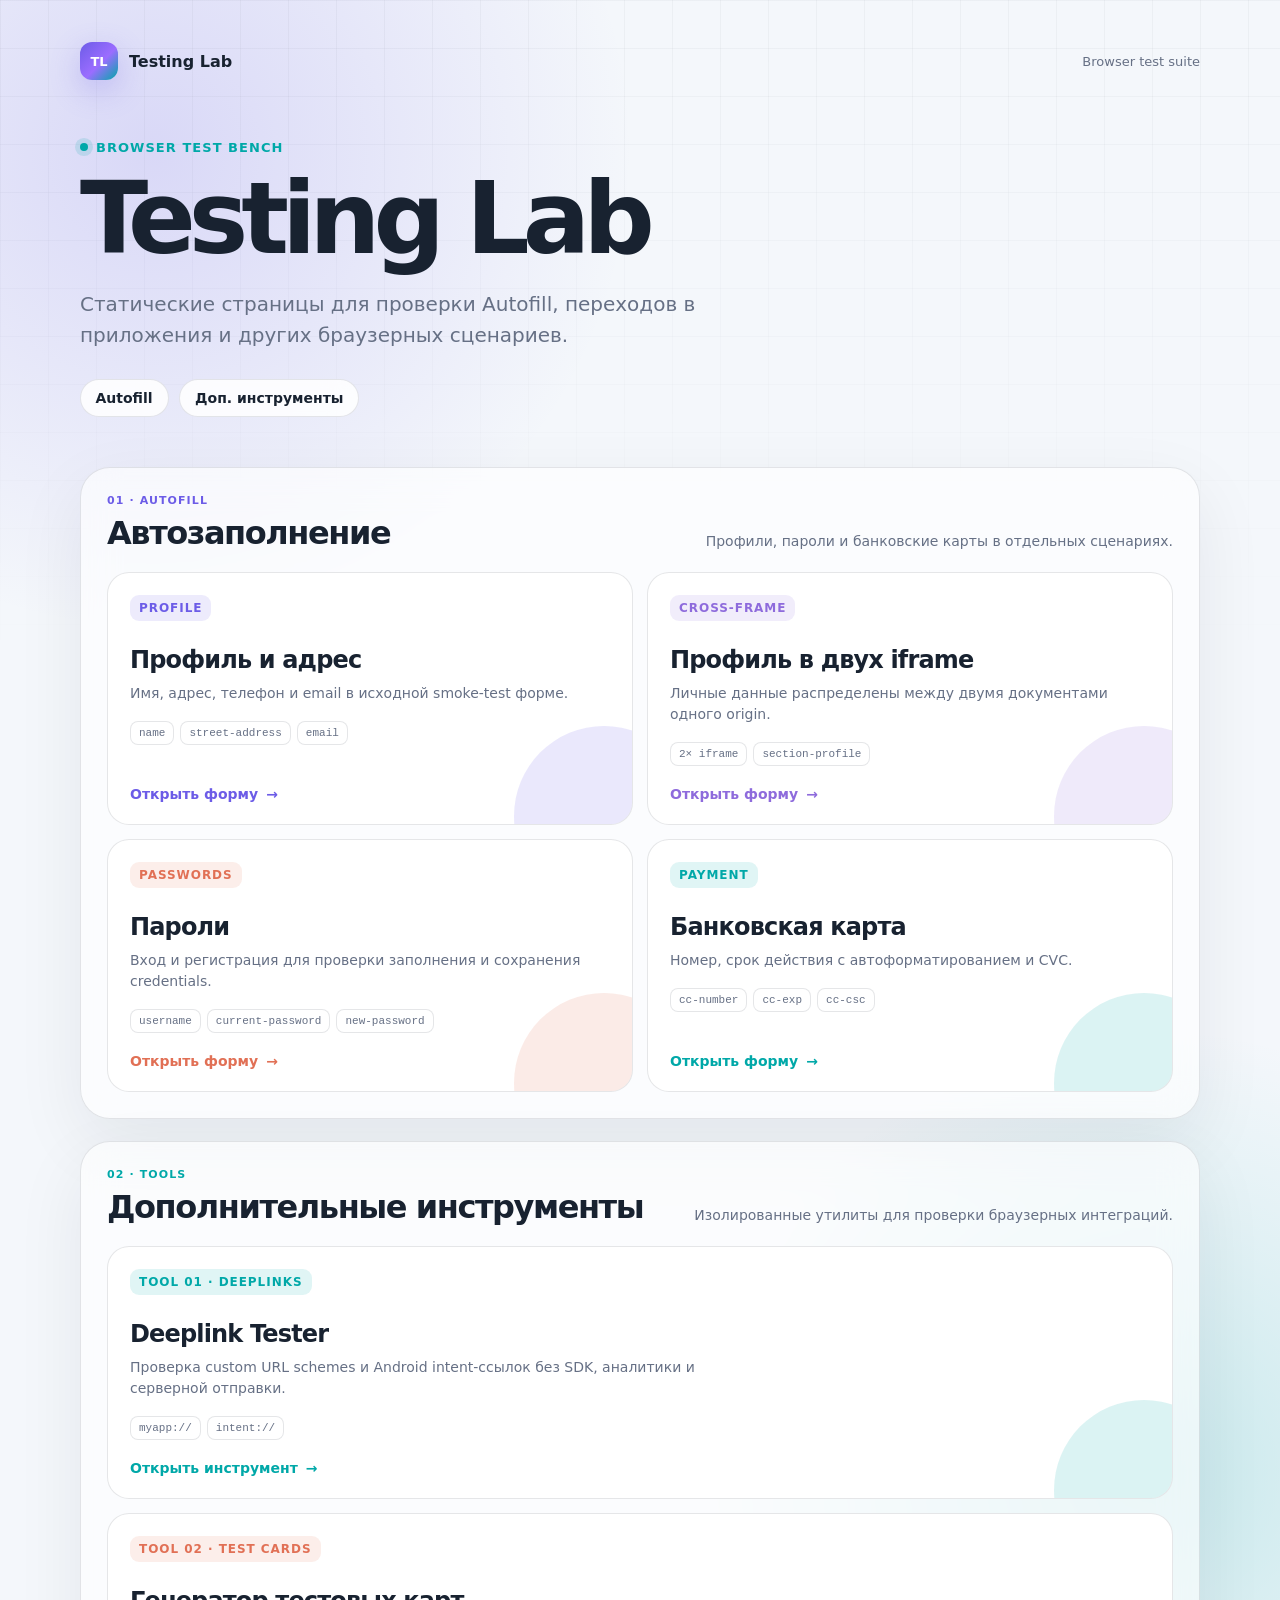
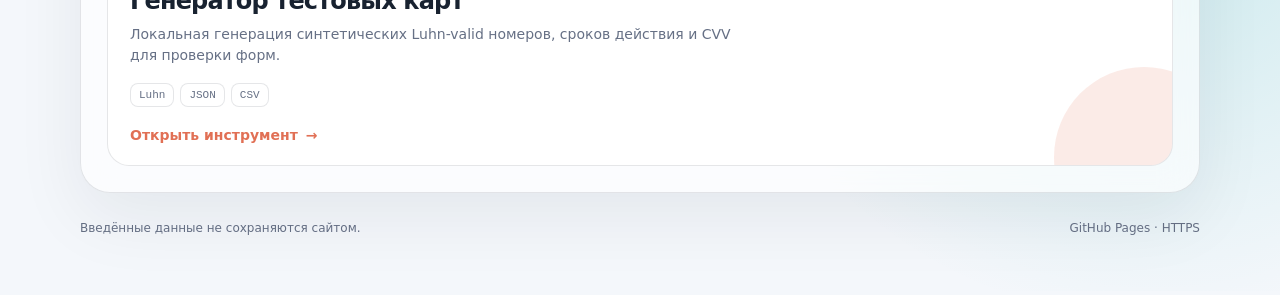
<file: index.html>
<!doctype html>
<html lang="ru">
<head>
  <meta charset="utf-8">
  <meta name="viewport" content="width=device-width, initial-scale=1">
  <meta name="description" content="Набор статических инструментов для тестирования браузерных сценариев.">
  <title>Testing Lab — browser test tools</title>
  <style>
    :root {
      color-scheme: light dark;
      font-family: Inter, ui-sans-serif, system-ui, -apple-system, sans-serif;
      --ink: light-dark(#182230, #f7f8fa);
      --muted: light-dark(#667085, #a8b0bd);
      --line: light-dark(rgba(24,34,48,.11), rgba(255,255,255,.11));
      --surface: light-dark(rgba(255,255,255,.86), rgba(20,27,38,.84));
      --solid: light-dark(#fff, #141b26);
      --canvas: light-dark(#f4f7fb, #090d14);
      --purple: #6c5ce7;
      --teal: #00a8a8;
      --orange: #e17055;
    }
    * { box-sizing: border-box; }
    html { scroll-behavior: smooth; }
    body {
      min-height: 100vh;
      margin: 0;
      color: var(--ink);
      background:
        radial-gradient(circle at 12% 8%, color-mix(in srgb, var(--purple) 20%, transparent), transparent 30rem),
        radial-gradient(circle at 90% 78%, color-mix(in srgb, var(--teal) 18%, transparent), transparent 28rem),
        var(--canvas);
    }
    body::before {
      position: fixed;
      inset: 0;
      z-index: -1;
      background-image: linear-gradient(var(--line) 1px, transparent 1px), linear-gradient(90deg, var(--line) 1px, transparent 1px);
      background-size: 48px 48px;
      mask-image: linear-gradient(to bottom, black, transparent 78%);
      content: "";
      opacity: .35;
    }
    main { width: min(1120px, calc(100% - 32px)); margin: auto; padding: 32px 0 56px; }
    .site-header { display: flex; align-items: center; justify-content: space-between; gap: 20px; padding: 10px 0 56px; }
    .brand { display: inline-flex; align-items: center; gap: 11px; color: inherit; font-weight: 750; text-decoration: none; }
    .brand-mark {
      display: grid;
      width: 38px;
      height: 38px;
      place-items: center;
      border-radius: 12px;
      color: #fff;
      background: linear-gradient(135deg, var(--purple), #9b6dff 55%, var(--teal));
      box-shadow: 0 10px 30px rgba(108,92,231,.28);
      font-size: 13px;
    }
    .header-note { color: var(--muted); font-size: 13px; }
    .hero { max-width: 860px; margin-bottom: 50px; }
    .eyebrow { display: inline-flex; align-items: center; gap: 8px; margin: 0 0 18px; color: var(--teal); font-size: 13px; font-weight: 750; letter-spacing: .08em; text-transform: uppercase; }
    .eyebrow::before { width: 8px; height: 8px; border-radius: 50%; background: currentColor; box-shadow: 0 0 0 5px color-mix(in srgb, currentColor 15%, transparent); content: ""; }
    h1 { margin: 0; font-size: clamp(58px, 10vw, 100px); font-weight: 790; letter-spacing: -.07em; line-height: .92; }
    .hero > p:last-of-type { max-width: 680px; margin: 24px 0 0; color: var(--muted); font-size: clamp(17px, 2vw, 20px); line-height: 1.55; }
    .category-jumps { display: flex; gap: 10px; flex-wrap: wrap; margin-top: 28px; }
    .category-jumps a { padding: 10px 15px; border: 1px solid var(--line); border-radius: 999px; color: var(--ink); background: var(--surface); font-size: 14px; font-weight: 750; text-decoration: none; backdrop-filter: blur(14px); }
    .category-jumps a:hover { border-color: color-mix(in srgb, var(--purple) 48%, var(--line)); }
    .lab-section { margin-top: 22px; padding: 26px; border: 1px solid var(--line); border-radius: 30px; background: color-mix(in srgb, var(--surface) 72%, transparent); box-shadow: 0 24px 70px rgba(15,23,42,.07); backdrop-filter: blur(18px); scroll-margin-top: 20px; }
    .section-head { display: flex; align-items: flex-end; justify-content: space-between; gap: 20px; margin-bottom: 20px; }
    .section-head p { max-width: 520px; margin: 0; color: var(--muted); font-size: 14px; line-height: 1.5; text-align: right; }
    .section-kicker { display: block; margin-bottom: 7px; color: var(--purple); font-size: 11px; font-weight: 850; letter-spacing: .1em; text-transform: uppercase; }
    .tools .section-kicker { color: var(--teal); }
    h2 { margin: 0; font-size: 32px; letter-spacing: -.045em; }
    .cards-grid { display: grid; grid-template-columns: repeat(2, minmax(0, 1fr)); gap: 14px; }
    .tools-grid { grid-template-columns: minmax(0, 1fr); }
    .tool-card {
      --accent: var(--purple);
      position: relative;
      display: flex;
      min-height: 235px;
      flex-direction: column;
      overflow: hidden;
      padding: 22px;
      border: 1px solid var(--line);
      border-radius: 22px;
      color: inherit;
      background: var(--solid);
      text-decoration: none;
      transition: transform 180ms ease, border-color 180ms ease, box-shadow 180ms ease;
    }
    .tool-card:hover { border-color: color-mix(in srgb, var(--accent) 55%, var(--line)); box-shadow: 0 24px 56px color-mix(in srgb, var(--accent) 13%, transparent); transform: translateY(-4px); }
    .tool-card:focus-visible { outline: 3px solid color-mix(in srgb, var(--accent) 55%, transparent); outline-offset: 4px; }
    .tool-card::after { position: absolute; right: -62px; bottom: -82px; width: 180px; height: 180px; border-radius: 50%; background: color-mix(in srgb, var(--accent) 14%, transparent); content: ""; }
    .cross-frame { --accent: #8e6bdc; }
    .passwords { --accent: var(--orange); }
    .cards, .deeplinks { --accent: var(--teal); }
    .deeplinks { min-height: 220px; }
    .test-cards { --accent: var(--orange); min-height: 220px; }
    .card-number { width: fit-content; padding: 6px 9px; border-radius: 9px; color: var(--accent); background: color-mix(in srgb, var(--accent) 12%, transparent); font-size: 12px; font-weight: 800; letter-spacing: .08em; }
    .tool-card h3 { margin: 25px 0 9px; font-size: 24px; letter-spacing: -.035em; }
    .tool-card p { max-width: 620px; margin: 0; color: var(--muted); font-size: 14px; line-height: 1.5; }
    .tokens { display: flex; gap: 6px; flex-wrap: wrap; margin-top: 17px; }
    .tokens span { padding: 5px 8px; border: 1px solid var(--line); border-radius: 8px; color: var(--muted); background: var(--surface); font-family: ui-monospace, monospace; font-size: 11px; }
    .open-label { display: flex; align-items: center; gap: 8px; margin-top: auto; padding-top: 20px; color: var(--accent); font-size: 14px; font-weight: 750; }
    .open-label span { transition: transform 180ms ease; }
    .tool-card:hover .open-label span { transform: translateX(4px); }
    footer { display: flex; justify-content: space-between; gap: 16px; margin-top: 28px; color: var(--muted); font-size: 12px; }
    @media (max-width: 720px) {
      .cards-grid { grid-template-columns: 1fr; }
      .section-head { align-items: flex-start; flex-direction: column; }
      .section-head p { text-align: left; }
    }
    @media (max-width: 520px) {
      main { width: calc(100% - 24px); padding-top: 16px; }
      .site-header { padding-bottom: 42px; }
      .header-note { display: none; }
      h1 { font-size: clamp(54px, 19vw, 78px); }
      .lab-section { margin-right: -12px; margin-left: -12px; padding: 18px 12px; border-right: 0; border-left: 0; border-radius: 0; }
      .tool-card { min-height: 220px; padding: 20px; }
      footer { flex-direction: column; }
    }
    @media (prefers-reduced-motion: reduce) { html { scroll-behavior: auto; } .tool-card, .open-label span { transition: none; } }
  </style>
</head>
<body>
  <main>
    <header class="site-header">
      <a class="brand" href="index.html"><span class="brand-mark" aria-hidden="true">TL</span>Testing Lab</a>
      <span class="header-note">Browser test suite</span>
    </header>
    <section class="hero" aria-labelledby="page-title">
      <p class="eyebrow">Browser test bench</p>
      <h1 id="page-title">Testing Lab</h1>
      <p>Статические страницы для проверки Autofill, переходов в приложения и других браузерных сценариев.</p>
      <nav class="category-jumps" aria-label="Разделы тестовой лаборатории">
        <a href="#autofill">Autofill</a>
        <a href="#tools">Доп. инструменты</a>
      </nav>
    </section>
    <section class="lab-section" id="autofill" aria-labelledby="autofill-title">
      <div class="section-head">
        <div><span class="section-kicker">01 · Autofill</span><h2 id="autofill-title">Автозаполнение</h2></div>
        <p>Профили, пароли и банковские карты в отдельных сценариях.</p>
      </div>
      <div class="cards-grid">
        <a class="tool-card" href="profile.html">
          <span class="card-number">PROFILE</span><h3>Профиль и адрес</h3>
          <p>Имя, адрес, телефон и email в исходной smoke-test форме.</p>
          <div class="tokens"><span>name</span><span>street-address</span><span>email</span></div>
          <div class="open-label">Открыть форму <span aria-hidden="true">→</span></div>
        </a>
        <a class="tool-card cross-frame" href="cross-frame-profile.html">
          <span class="card-number">CROSS-FRAME</span><h3>Профиль в двух iframe</h3>
          <p>Личные данные распределены между двумя документами одного origin.</p>
          <div class="tokens"><span>2× iframe</span><span>section-profile</span></div>
          <div class="open-label">Открыть форму <span aria-hidden="true">→</span></div>
        </a>
        <a class="tool-card passwords" href="password.html">
          <span class="card-number">PASSWORDS</span><h3>Пароли</h3>
          <p>Вход и регистрация для проверки заполнения и сохранения credentials.</p>
          <div class="tokens"><span>username</span><span>current-password</span><span>new-password</span></div>
          <div class="open-label">Открыть форму <span aria-hidden="true">→</span></div>
        </a>
        <a class="tool-card cards" href="card.html">
          <span class="card-number">PAYMENT</span><h3>Банковская карта</h3>
          <p>Номер, срок действия с автоформатированием и CVC.</p>
          <div class="tokens"><span>cc-number</span><span>cc-exp</span><span>cc-csc</span></div>
          <div class="open-label">Открыть форму <span aria-hidden="true">→</span></div>
        </a>
      </div>
    </section>
    <section class="lab-section tools" id="tools" aria-labelledby="tools-title">
      <div class="section-head">
        <div><span class="section-kicker">02 · Tools</span><h2 id="tools-title">Дополнительные инструменты</h2></div>
        <p>Изолированные утилиты для проверки браузерных интеграций.</p>
      </div>
      <div class="cards-grid tools-grid">
        <a class="tool-card deeplinks" href="deeplink-tester.html">
          <span class="card-number">TOOL 01 · DEEPLINKS</span><h3>Deeplink Tester</h3>
          <p>Проверка custom URL schemes и Android intent-ссылок без SDK, аналитики и серверной отправки.</p>
          <div class="tokens"><span>myapp://</span><span>intent://</span></div>
          <div class="open-label">Открыть инструмент <span aria-hidden="true">→</span></div>
        </a>
        <a class="tool-card test-cards" href="card-generator.html">
          <span class="card-number">TOOL 02 · TEST CARDS</span><h3>Генератор тестовых карт</h3>
          <p>Локальная генерация синтетических Luhn-valid номеров, сроков действия и CVV для проверки форм.</p>
          <div class="tokens"><span>Luhn</span><span>JSON</span><span>CSV</span></div>
          <div class="open-label">Открыть инструмент <span aria-hidden="true">→</span></div>
        </a>
      </div>
    </section>
    <footer><span>Введённые данные не сохраняются сайтом.</span><span>GitHub Pages · HTTPS</span></footer>
  </main>
</body>
</html>
</file>
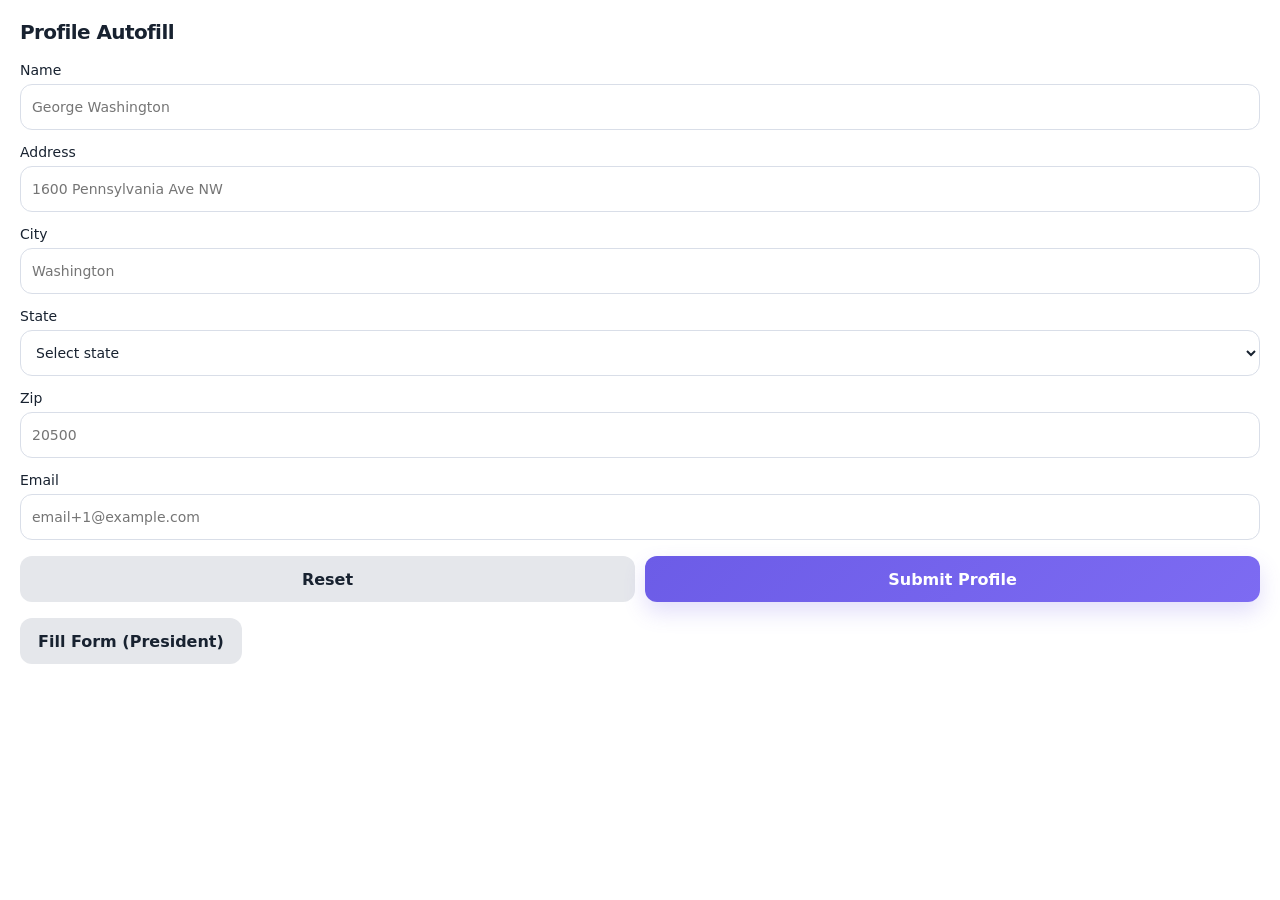
<file: autofill_smoke_test.html>
<!DOCTYPE html>

<!--
Copyright 2016 The Chromium Authors
Use of this source code is governed by a BSD-style license that can be
found in the LICENSE file.
-->

<html>
  <head>
    <meta name="viewport" content="width=device-width, initial-scale=1.5"/>
    <title>Autofill Smoke Test</title>

    <style>
      :root {
        color-scheme: light dark;
        font-family: Inter, ui-sans-serif, system-ui, -apple-system, sans-serif;
      }

      * {
        box-sizing: border-box;
      }

      body {
        margin: 0;
        padding: 20px;
        color: light-dark(#182230, #f7f8fa);
        background: light-dark(#ffffff, #141b26);
      }

      h3 {
        margin: 0 0 18px;
        font-size: 20px;
        font-weight: 750;
        letter-spacing: -0.03em;
      }

      form {
        display: grid;
        gap: 14px;
        margin-bottom: 16px;
      }

      label {
        display: grid;
        gap: 6px;
        font-size: 14px;
        font-weight: 500;
      }

      input,
      select {
        width: 100%;
        min-height: 46px;
        padding: 9px 11px;
        border: 1px solid light-dark(#d9dee8, #384253);
        border-radius: 12px;
        color: inherit;
        background: light-dark(#ffffff, #1b2431);
        font: inherit;
      }

      button {
        min-height: 46px;
        padding: 10px 18px;
        border: 0;
        border-radius: 12px;
        font: inherit;
        font-weight: 600;
        cursor: pointer;
        background: light-dark(#e5e7eb, #3f3f46);
        color: inherit;
      }

      .actions {
        display: grid;
        grid-template-columns: 1fr 1fr;
        gap: 10px;
        margin-top: 2px;
      }

      input[type="reset"],
      input[type="submit"] {
        border: 0;
        font-weight: 600;
        cursor: pointer;
      }

      input[type="reset"] {
        background: light-dark(#e5e7eb, #3f3f46);
      }

      input[type="submit"] {
        color: #ffffff;
        background: linear-gradient(135deg, #6c5ce7, #7d6bf2);
        box-shadow: 0 10px 22px rgba(108, 92, 231, 0.2);
      }

      @media (max-width: 390px) {
        body {
          padding: 16px;
        }
      }
    </style>

    <script>
      var FillFormPresident = function() {
        var form = document.forms['profile_form'];
        form['name'].value = 'George Washington';
        form['address'].value = '1600 Pennsylvania Ave NW';
        form['city'].value = 'Washington';
        form['state'].value = 'DC';
        form['zip'].value = '20500';
      }
    </script>
  </head>

  <body>
    <h3>Profile Autofill</h3>

    <form name="addr1.1" id="profile_form" action="destination.html" method="post" autocomplete="on">
      <label>
        Name
        <input type="text" name="name" id="form_name" autocomplete="name" placeholder="George Washington" required />
      </label>

      <label>
        Address
        <input type="text" name="address" id="form_address" autocomplete="street-address" placeholder="1600 Pennsylvania Ave NW" required />
      </label>

      <label>
        City
        <input type="text" name="city" id="form_city" autocomplete="address-level2" placeholder="Washington" required />
      </label>

      <label>
        State
        <select name="state" id="form_state" autocomplete="address-level1" required>
          <option value="">Select state</option>
          <option value="CA">CA</option>
          <option value="MA">MA</option>
          <option value="NY">NY</option>
          <option value="MD">MD</option>
          <option value="OR">OR</option>
          <option value="OH">OH</option>
          <option value="IL">IL</option>
          <option value="DC">DC</option>
        </select>
      </label>

      <label>
        Zip
        <input type="text" name="zip" id="form_zip" autocomplete="postal-code" inputmode="numeric" placeholder="20500" required />
      </label>

      <label>
        Email
        <input type="email" name="email" id="form_email" autocomplete="email" placeholder="email+1@example.com" required />
      </label>

      <div class="actions">
        <input type="reset" value="Reset" />
        <input id="submit_profile" type="submit" value="Submit Profile" />
      </div>
    </form>

    <button type="button" onclick="FillFormPresident()" id="fill_profile_president">Fill Form (President)</button>
  </body>
</html>
</file>
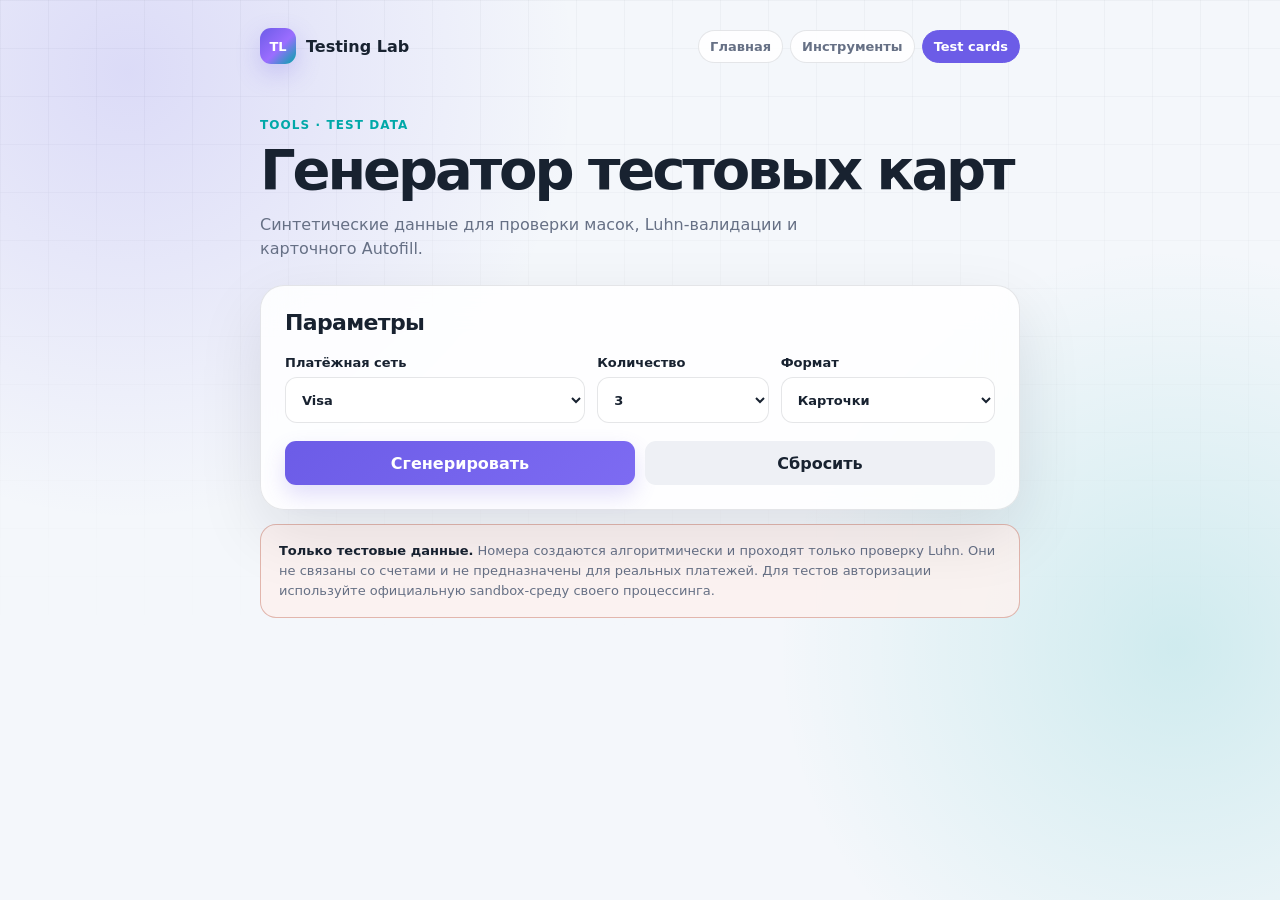
<file: card-generator.html>
<!doctype html>
<html lang="ru">
<head>
  <meta charset="utf-8">
  <meta name="viewport" content="width=device-width, initial-scale=1">
  <meta name="description" content="Локальный генератор синтетических Luhn-valid карточных данных для тестирования форм.">
  <meta http-equiv="Content-Security-Policy" content="default-src 'self'; style-src 'self'; script-src 'self'; img-src 'self' data:; base-uri 'none'; form-action 'none'">
  <title>Генератор тестовых карт — Testing Lab</title>
  <link rel="stylesheet" href="shell.css?v=20261007-1">
  <link rel="stylesheet" href="card-generator.css?v=20261007-1">
</head>
<body>
  <main>
    <header class="site-header">
      <a class="brand" href="index.html"><span aria-hidden="true">TL</span>Testing Lab</a>
      <nav aria-label="Testing Lab navigation">
        <a href="index.html">Главная</a>
        <a href="index.html#tools">Инструменты</a>
        <a href="card-generator.html" aria-current="page">Test cards</a>
      </nav>
    </header>

    <section class="page-intro">
      <p class="kicker">Tools · Test data</p>
      <h1>Генератор тестовых карт</h1>
      <p>Синтетические данные для проверки масок, Luhn-валидации и карточного Autofill.</p>
    </section>

    <section class="generator-panel" aria-labelledby="generator-title">
      <h2 id="generator-title">Параметры</h2>
      <form id="card-generator-form">
        <div class="generator-fields">
          <label for="card-network">
            Платёжная сеть
            <select id="card-network" name="network">
              <option value="visa">Visa</option>
              <option value="mastercard">Mastercard</option>
              <option value="amex">American Express</option>
              <option value="discover">Discover</option>
              <option value="jcb">JCB</option>
              <option value="unionpay">UnionPay</option>
            </select>
          </label>

          <label for="card-count">
            Количество
            <select id="card-count" name="count">
              <option value="1">1</option>
              <option value="3" selected>3</option>
              <option value="5">5</option>
              <option value="10">10</option>
            </select>
          </label>

          <label for="output-format">
            Формат
            <select id="output-format" name="format">
              <option value="cards">Карточки</option>
              <option value="json">JSON</option>
              <option value="csv">CSV</option>
              <option value="text">TEXT</option>
            </select>
          </label>
        </div>

        <div class="generator-actions">
          <button type="submit">Сгенерировать</button>
          <button type="reset">Сбросить</button>
        </div>
      </form>
    </section>

    <section class="generator-output" aria-labelledby="output-title" hidden>
      <div class="output-heading">
        <h2 id="output-title">Результат</h2>
        <button id="copy-results" type="button">Копировать всё</button>
      </div>
      <div id="card-results"></div>
      <pre id="formatted-results" tabindex="0" hidden></pre>
      <p id="generator-status" class="generator-status" role="status" aria-live="polite"></p>
    </section>

    <aside class="generator-warning">
      <strong>Только тестовые данные.</strong>
      Номера создаются алгоритмически и проходят только проверку Luhn. Они не связаны со счетами и не предназначены для реальных платежей. Для тестов авторизации используйте официальную sandbox-среду своего процессинга.
    </aside>
  </main>
  <script src="card-generator.js?v=20261007-1"></script>
</body>
</html>
</file>
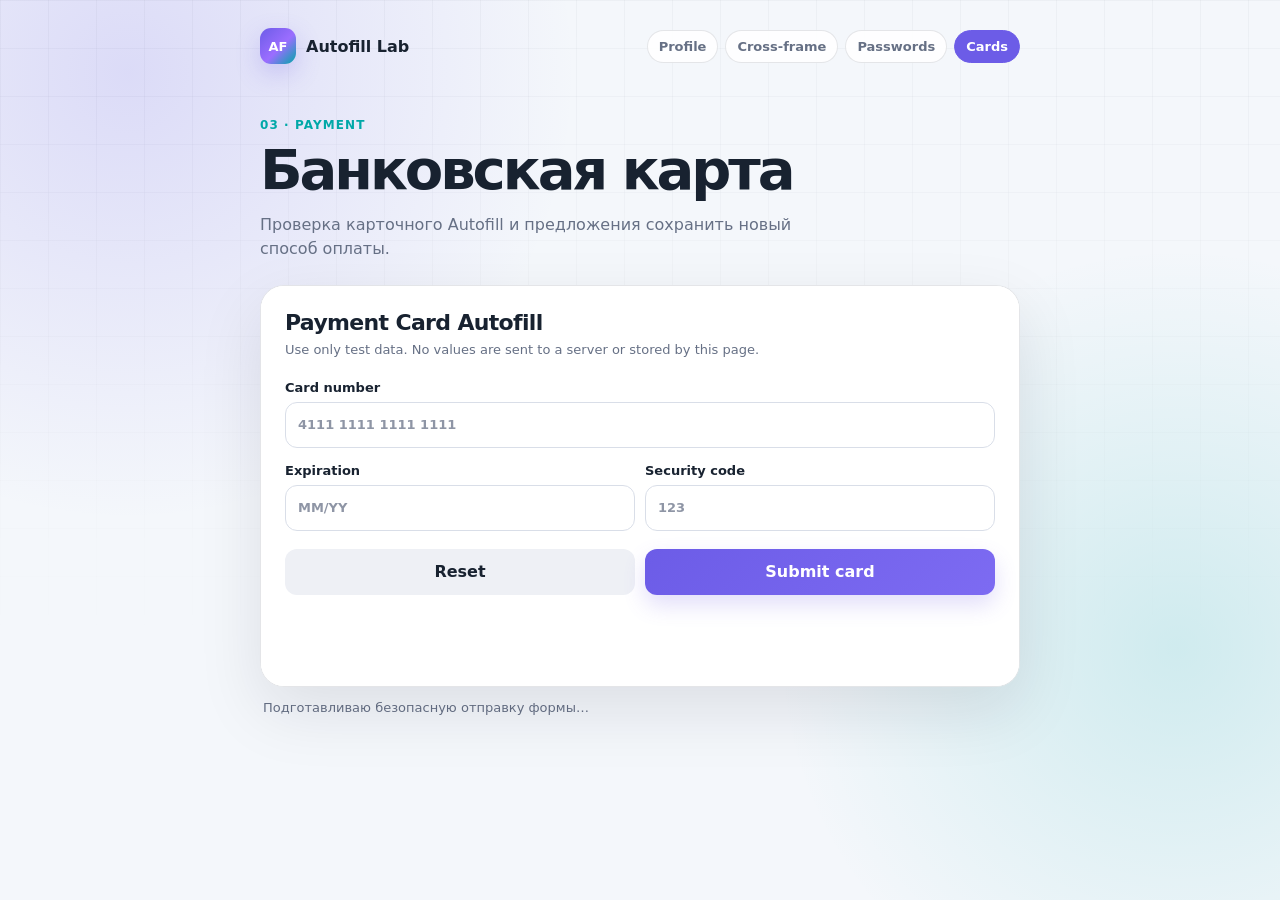
<file: card.html>
<!doctype html>
<html lang="ru">
<head>
  <meta charset="utf-8">
  <meta name="viewport" content="width=device-width, initial-scale=1">
  <title>Payment Card Autofill Test</title>
  <link rel="stylesheet" href="shell.css?v=20261005-1">
</head>
<body>
  <main>
    <header class="site-header">
      <a class="brand" href="index.html"><span aria-hidden="true">AF</span>Autofill Lab</a>
      <nav aria-label="Autofill test forms">
        <a href="profile.html">Profile</a>
        <a href="cross-frame-profile.html">Cross-frame</a>
        <a href="password.html">Passwords</a>
        <a href="card.html" aria-current="page">Cards</a>
      </nav>
    </header>
    <section class="page-intro">
      <p class="kicker">03 · Payment</p>
      <h1>Банковская карта</h1>
      <p>Проверка карточного Autofill и предложения сохранить новый способ оплаты.</p>
    </section>

    <div class="form-container">
      <iframe
        class="card-frame"
        id="card-form-iframe"
        src="card_form.html?v=20260914-4"
        title="Payment card autofill test form"
        sandbox="allow-scripts allow-forms allow-same-origin"
      ></iframe>
    </div>

    <span id="submit-status" class="status" role="status" aria-live="polite">
      Подготавливаю безопасную отправку формы…
    </span>
  </main>

  <script>
    const iframe = document.getElementById("card-form-iframe");
    const status = document.getElementById("submit-status");
    let useLocalSubmitFallback = !("serviceWorker" in navigator);

    function enableLocalSubmitFallback() {
      useLocalSubmitFallback = true;
      iframe.contentWindow?.postMessage({ type: "autofill-card-fallback" }, window.location.origin);
    }

    iframe.addEventListener("load", () => {
      if (useLocalSubmitFallback) enableLocalSubmitFallback();
    });

    if ("serviceWorker" in navigator) {
      navigator.serviceWorker.register("card-submit-sw.js")
        .then(() => navigator.serviceWorker.ready)
        .then(() => {
          status.textContent = "Используйте только тестовые карточные данные";
        })
        .catch(() => {
          enableLocalSubmitFallback();
          status.textContent = "Обычный submit без Service Worker";
        });
    } else {
      status.textContent = "Обычный submit без Service Worker";
    }

    navigator.serviceWorker?.addEventListener("message", (event) => {
      if (event.data?.type === "autofill-test-submit") {
        status.textContent = "Submit распознан: payment card";
      }
    });

    window.addEventListener("message", (event) => {
      if (event.origin === window.location.origin && event.data?.type === "autofill-test-submit" && event.data.fallback) {
        status.textContent = "Submit выполнен: payment card";
      }
    });
  </script>
</body>
</html>
</file>
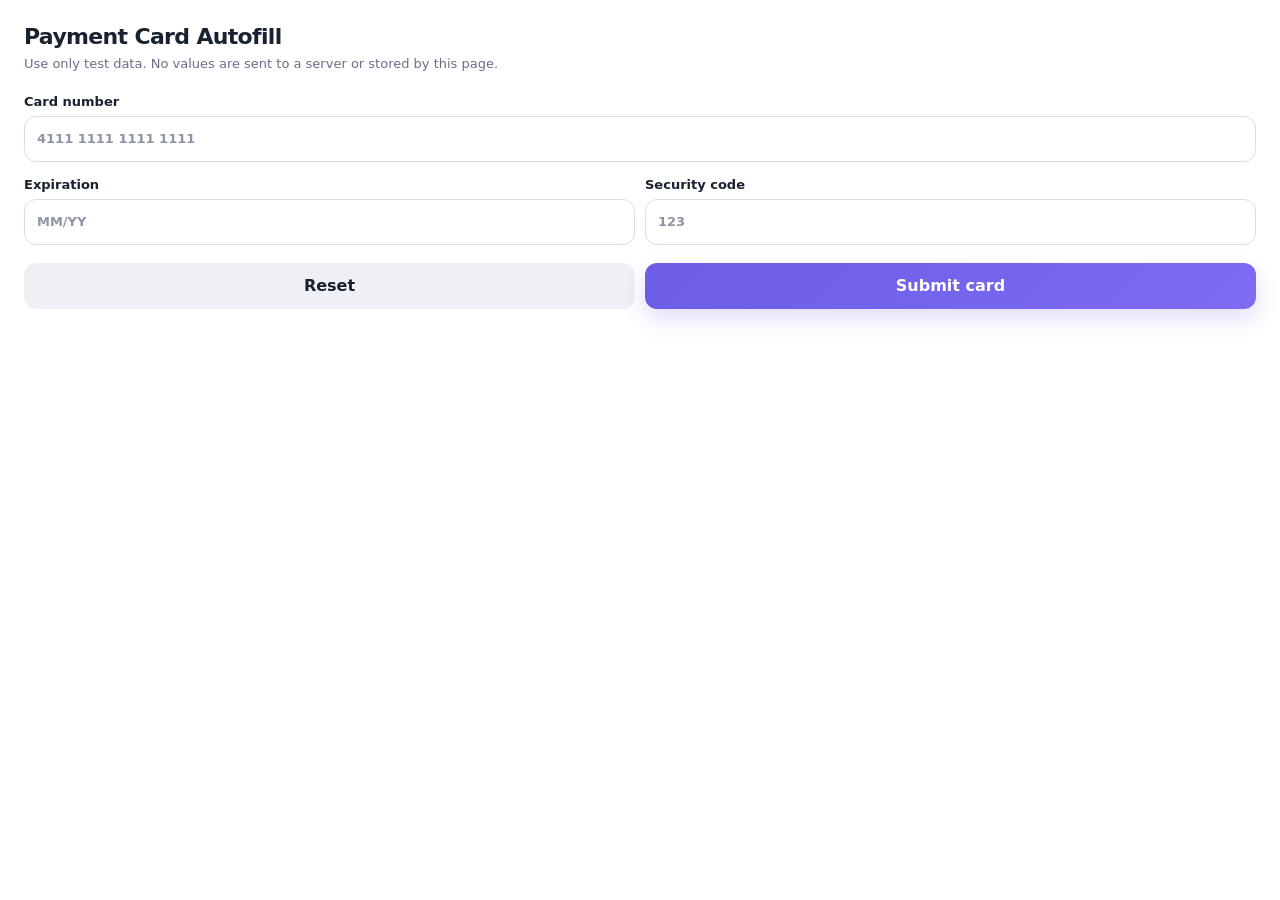
<file: card_form.html>
<!doctype html>
<html lang="en">
<head>
  <meta charset="utf-8">
  <meta name="viewport" content="width=device-width, initial-scale=1.5">
  <title>Payment Card Autofill Test</title>
  <link rel="stylesheet" href="form.css?v=20260914-2">
</head>
<body>
  <h1>Payment Card Autofill</h1>
  <p class="hint">Use only test data. No values are sent to a server or stored by this page.</p>

  <form id="card_form" name="payment" action="card-submit" method="post" autocomplete="on">
    <label for="cc_number">
      Card number
      <input
        id="cc_number"
        name="cc-number"
        type="text"
        autocomplete="cc-number"
        inputmode="numeric"
        pattern="[0-9 ]{12,23}"
        maxlength="23"
        placeholder="4111 1111 1111 1111"
        required
      >
    </label>

    <div class="row">
      <label for="cc_exp">
        Expiration
        <input
          id="cc_exp"
          name="cc-exp"
          type="text"
          autocomplete="cc-exp"
          inputmode="numeric"
          pattern="(0[1-9]|1[0-2])\/[0-9]{2}"
          maxlength="5"
          placeholder="MM/YY"
          required
        >
      </label>

      <label for="cc_csc">
        Security code
        <input
          id="cc_csc"
          name="cc-csc"
          type="text"
          autocomplete="cc-csc"
          inputmode="numeric"
          pattern="[0-9]{3,4}"
          maxlength="4"
          placeholder="123"
          required
        >
      </label>
    </div>

    <div class="actions">
      <input type="reset" value="Reset">
      <input id="submit_card" type="submit" value="Submit card">
    </div>
  </form>

  <script>
    const expiration = document.getElementById("cc_exp");
    const form = document.getElementById("card_form");
    let useLocalSubmitFallback = !("serviceWorker" in navigator);

    expiration.addEventListener("input", (event) => {
      const digits = expiration.value.replace(/\D/g, "").slice(0, 4);
      const deleting = event.inputType?.startsWith("delete");
      expiration.value = digits.length > 2
        ? `${digits.slice(0, 2)}/${digits.slice(2)}`
        : digits.length === 2 && !deleting
          ? `${digits}/`
          : digits;
    });

    window.addEventListener("message", (event) => {
      if (event.origin === window.location.origin && event.data?.type === "autofill-card-fallback") {
        useLocalSubmitFallback = true;
      }
    });

    form.addEventListener("submit", (event) => {
      if (!useLocalSubmitFallback) return;
      form.action = "destination.html";
      form.method = "get";
      for (const field of form.elements) {
        field.removeAttribute("name");
      }
      window.parent.postMessage(
        { type: "autofill-test-submit", fallback: true },
        window.location.origin
      );
    });

    form.addEventListener("formdata", (event) => {
      if (!useLocalSubmitFallback) return;
      for (const key of [...event.formData.keys()]) {
        event.formData.delete(key);
      }
    });
  </script>
</body>
</html>
</file>
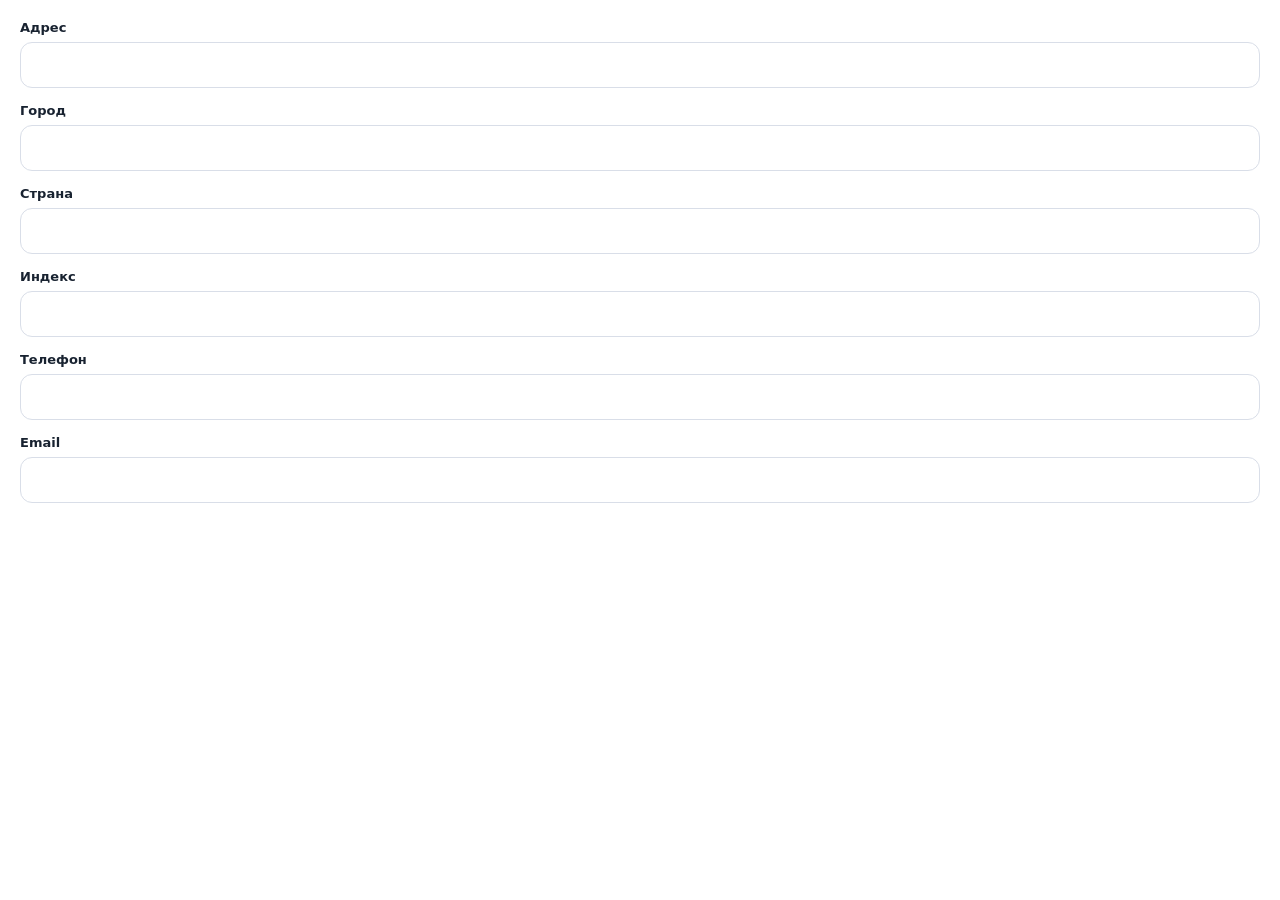
<file: cross-frame-profile-contact.html>
<!doctype html>
<html lang="ru">
<head>
  <meta charset="utf-8">
  <meta name="viewport" content="width=device-width, initial-scale=1">
  <title>Cross-frame Profile Contact Fields</title>
  <link rel="stylesheet" href="cross-frame-fields.css?v=20261005-1">
</head>
<body>
  <label for="cross-frame-street-address">
    Адрес
    <input
      id="cross-frame-street-address"
      type="text"
      name="street-address"
      autocomplete="section-profile street-address"
    >
  </label>

  <label for="cross-frame-city">
    Город
    <input
      id="cross-frame-city"
      type="text"
      name="address-level2"
      autocomplete="section-profile address-level2"
    >
  </label>

  <label for="cross-frame-country">
    Страна
    <input
      id="cross-frame-country"
      type="text"
      name="country-name"
      autocomplete="section-profile country-name"
    >
  </label>

  <label for="cross-frame-postal-code">
    Индекс
    <input
      id="cross-frame-postal-code"
      type="text"
      name="postal-code"
      autocomplete="section-profile postal-code"
    >
  </label>

  <label for="cross-frame-tel">
    Телефон
    <input
      id="cross-frame-tel"
      type="tel"
      name="tel"
      autocomplete="section-profile tel"
    >
  </label>

  <label for="cross-frame-email">
    Email
    <input
      id="cross-frame-email"
      type="email"
      name="email"
      autocomplete="section-profile email"
      autocapitalize="none"
      spellcheck="false"
    >
  </label>
</body>
</html>
</file>
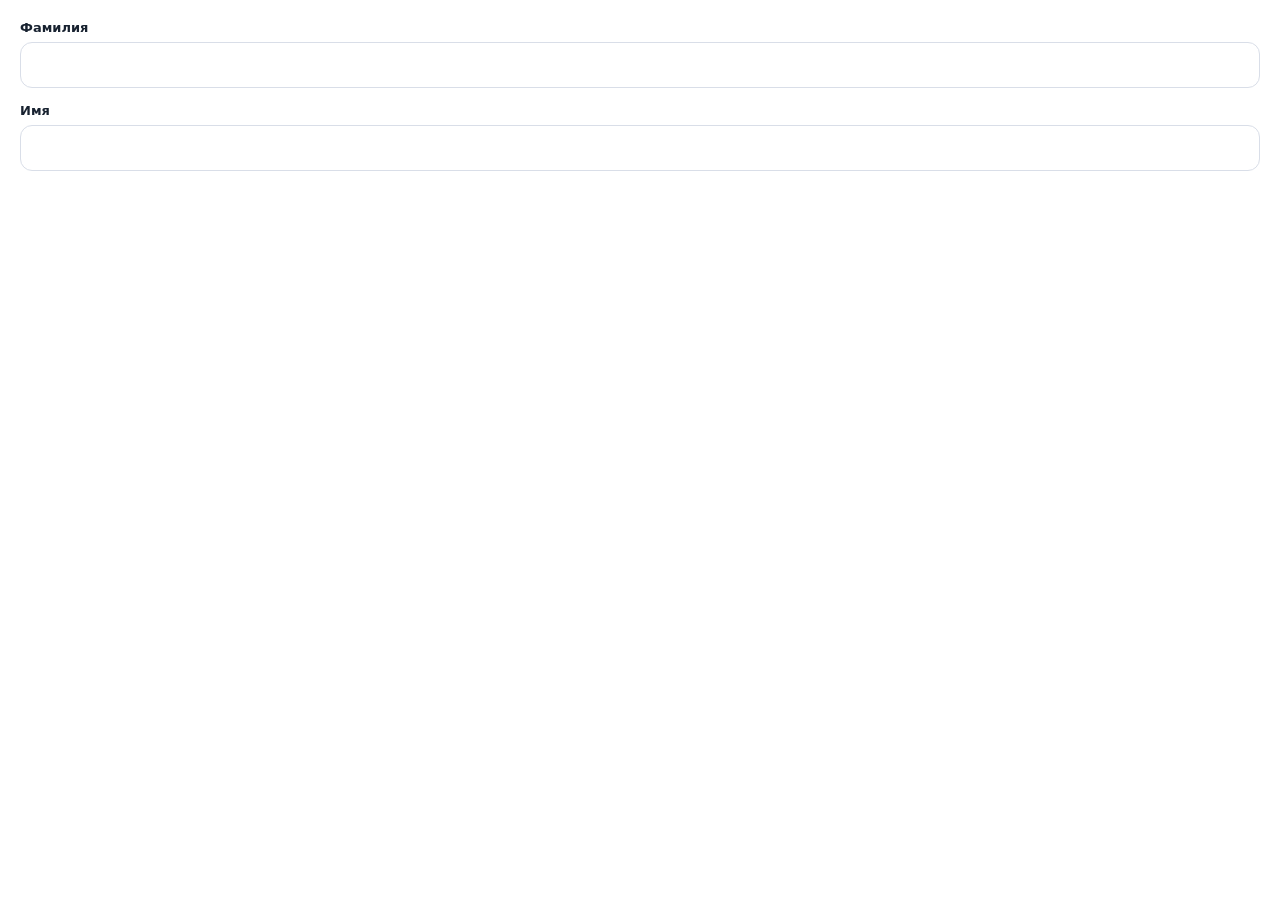
<file: cross-frame-profile-name.html>
<!doctype html>
<html lang="ru">
<head>
  <meta charset="utf-8">
  <meta name="viewport" content="width=device-width, initial-scale=1">
  <title>Cross-frame Profile Name Fields</title>
  <link rel="stylesheet" href="cross-frame-fields.css?v=20261005-1">
</head>
<body>
  <label for="cross-frame-family-name">
    Фамилия
    <input
      id="cross-frame-family-name"
      type="text"
      name="family-name"
      autocomplete="section-profile family-name"
    >
  </label>

  <label for="cross-frame-given-name">
    Имя
    <input
      id="cross-frame-given-name"
      type="text"
      name="given-name"
      autocomplete="section-profile given-name"
    >
  </label>
</body>
</html>
</file>
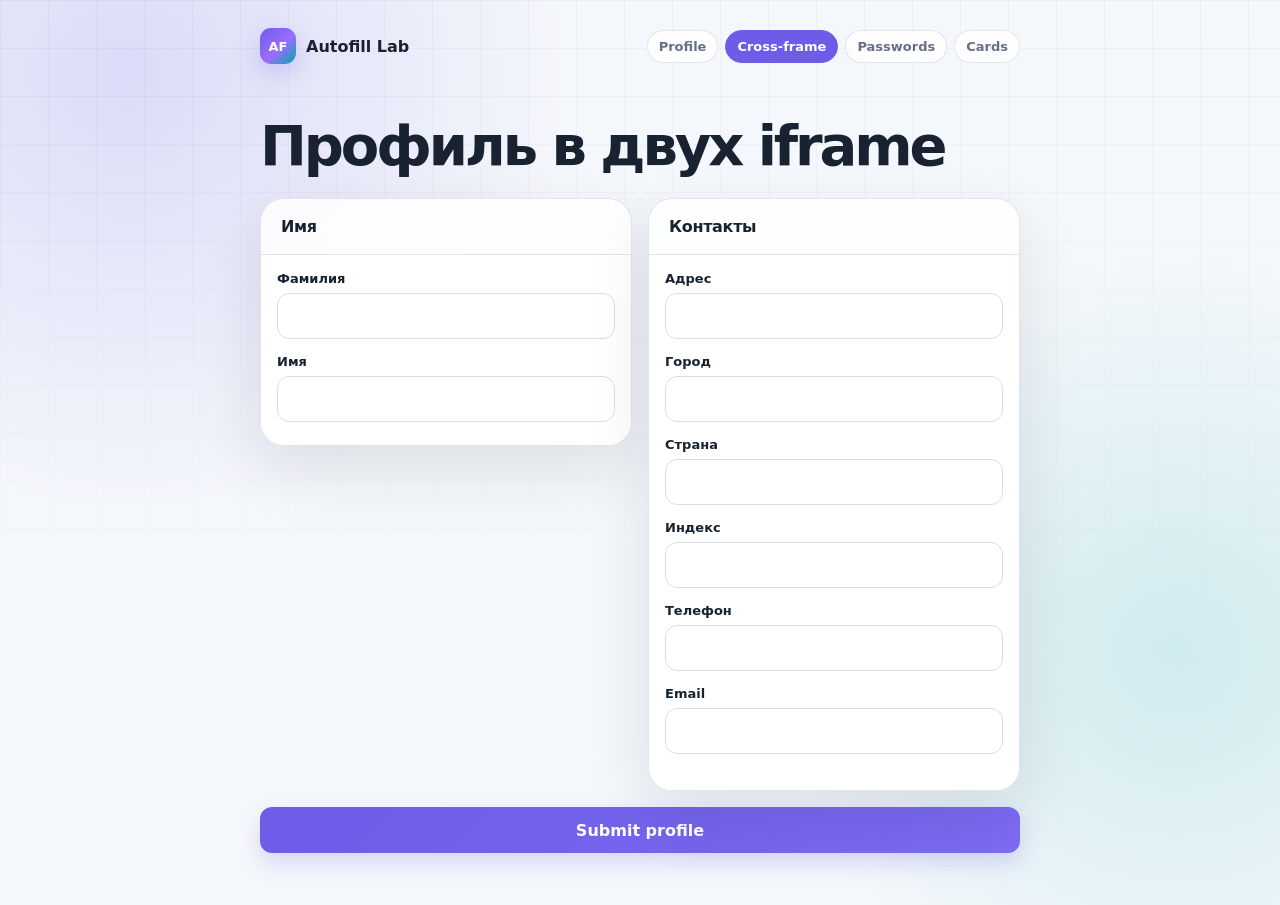
<file: cross-frame-profile.html>
<!doctype html>
<html lang="ru">
<head>
  <meta charset="utf-8">
  <meta name="viewport" content="width=device-width, initial-scale=1">
  <title>Cross-frame Profile Autofill Test</title>
  <link rel="stylesheet" href="shell.css?v=20261005-1">
  <link rel="stylesheet" href="cross-frame-profile.css?v=20261005-2">
</head>
<body>
  <main>
    <header class="site-header">
      <a class="brand" href="index.html"><span aria-hidden="true">AF</span>Autofill Lab</a>
      <nav aria-label="Autofill test forms">
        <a href="profile.html">Profile</a>
        <a href="cross-frame-profile.html" aria-current="page">Cross-frame</a>
        <a href="password.html">Passwords</a>
        <a href="card.html">Cards</a>
      </nav>
    </header>

    <section class="page-intro">
      <h1>Профиль в двух iframe</h1>
    </section>

    <form id="cross-frame-profile" class="cross-frame-profile" action="destination.html" method="get" autocomplete="on">
      <section class="cross-frame-block cross-frame-block--identity" aria-labelledby="identity-frame-title">
        <h2 id="identity-frame-title">Имя</h2>
        <iframe
          src="cross-frame-profile-name.html"
          title="Фамилия и имя"
        ></iframe>
      </section>

      <section class="cross-frame-block cross-frame-block--contact" aria-labelledby="contact-frame-title">
        <h2 id="contact-frame-title">Контакты</h2>
        <iframe
          src="cross-frame-profile-contact.html?v=20261005-2"
          title="Телефон и email"
        ></iframe>
      </section>

      <button class="cross-frame-submit" type="submit">Submit profile</button>
    </form>
  </main>
</body>
</html>
</file>
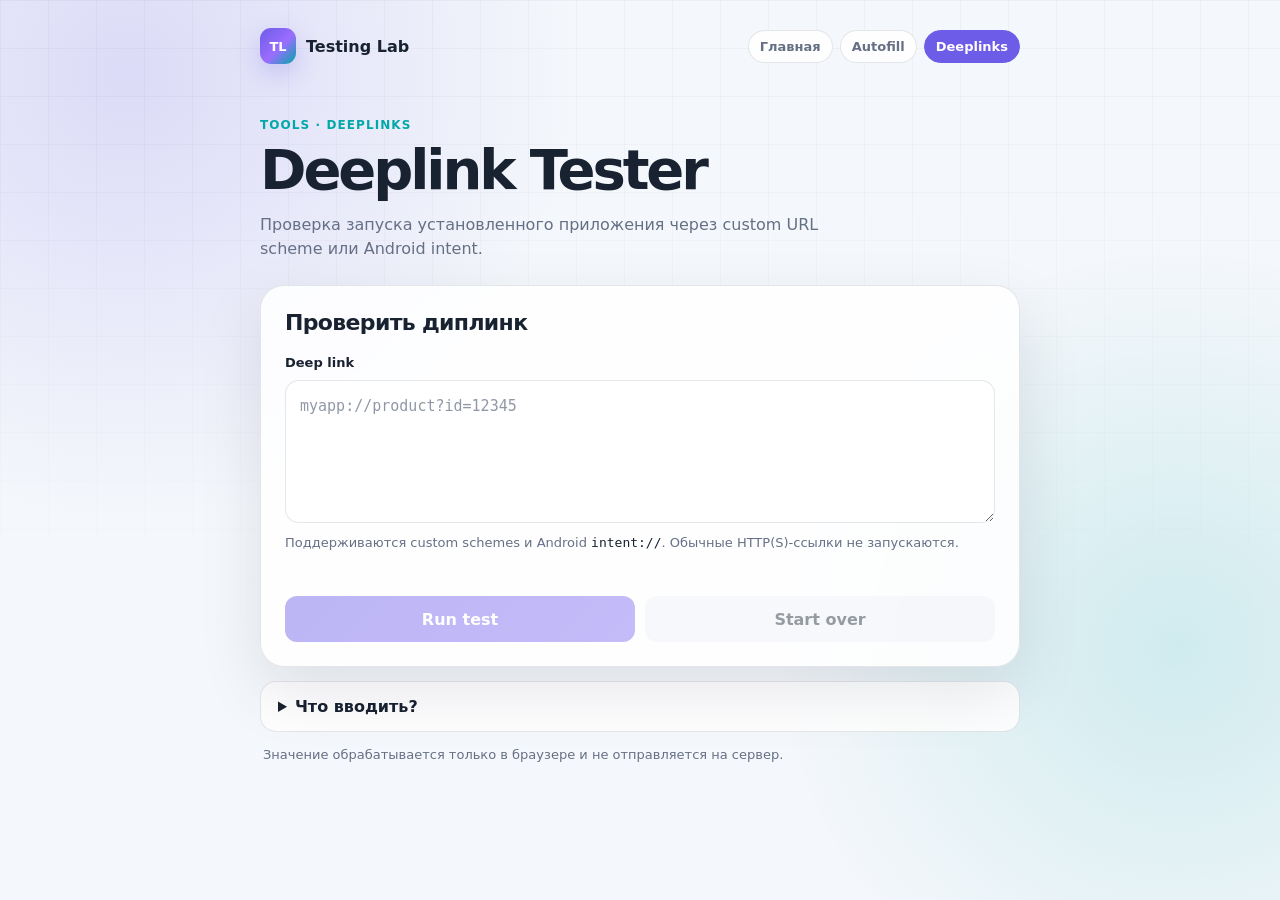
<file: deeplink-tester.html>
<!doctype html>
<html lang="ru">
<head>
  <meta charset="utf-8">
  <meta name="viewport" content="width=device-width, initial-scale=1">
  <meta name="description" content="Статический тестер custom URL schemes и Android intent-ссылок.">
  <meta http-equiv="Content-Security-Policy" content="default-src 'self'; style-src 'self'; script-src 'self'; img-src 'self' data:; base-uri 'none'; form-action 'self'">
  <title>Deeplink Tester — Testing Lab</title>
  <link rel="stylesheet" href="shell.css?v=20261007-1">
  <link rel="stylesheet" href="deeplink-tester.css?v=20261007-1">
</head>
<body>
  <main>
    <header class="site-header">
      <a class="brand" href="index.html"><span aria-hidden="true">TL</span>Testing Lab</a>
      <nav aria-label="Testing Lab navigation">
        <a href="index.html">Главная</a>
        <a href="index.html#autofill">Autofill</a>
        <a href="deeplink-tester.html" aria-current="page">Deeplinks</a>
      </nav>
    </header>
    <section class="page-intro">
      <p class="kicker">Tools · Deeplinks</p>
      <h1>Deeplink Tester</h1>
      <p>Проверка запуска установленного приложения через custom URL scheme или Android intent.</p>
    </section>
    <section class="deeplink-panel" aria-labelledby="tester-title">
      <h2 id="tester-title">Проверить диплинк</h2>
      <form id="deeplink-form" novalidate>
        <label for="deeplink-input">Deep link</label>
        <textarea id="deeplink-input" name="deeplink" rows="5" placeholder="myapp://product?id=12345" autocapitalize="off" autocomplete="off" autocorrect="off" spellcheck="false"></textarea>
        <p class="field-note">Поддерживаются custom schemes и Android <code>intent://</code>. Обычные HTTP(S)-ссылки не запускаются.</p>
        <p id="deeplink-status" class="tester-status" role="status" aria-live="polite"></p>
        <div class="tester-actions">
          <button id="run-deeplink" type="submit" disabled>Run test</button>
          <button id="reset-deeplink" type="reset" disabled>Start over</button>
        </div>
      </form>
    </section>
    <details class="deeplink-help">
      <summary>Что вводить?</summary>
      <div>
        <p><strong>Custom URL scheme</strong></p><code>myapp://product?id=12345</code>
        <p><strong>Android intent</strong></p><code>intent://product/123#Intent;scheme=myapp;package=com.example.app;end</code>
      </div>
    </details>
    <p class="privacy-note">Значение обрабатывается только в браузере и не отправляется на сервер.</p>
  </main>
  <script src="deeplink-tester.js?v=20261007-2"></script>
</body>
</html>
</file>
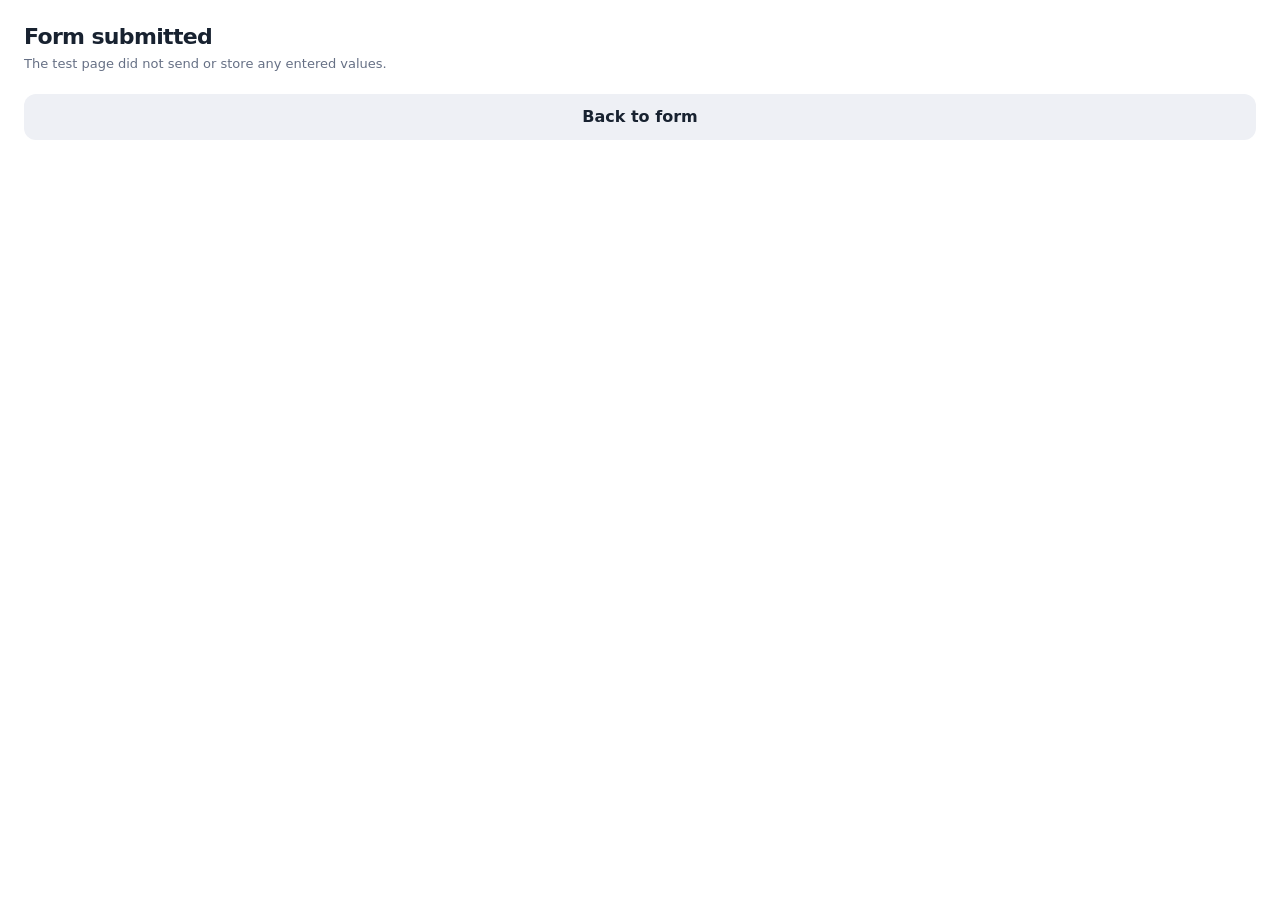
<file: destination.html>
<!doctype html>
<html lang="en">
<head>
  <meta charset="utf-8">
  <meta name="viewport" content="width=device-width, initial-scale=1.5">
  <title>Autofill Test Submitted</title>
  <link rel="stylesheet" href="form.css?v=20260914-2">
</head>
<body>
  <h1>Form submitted</h1>
  <p class="hint">The test page did not send or store any entered values.</p>
  <button type="button" onclick="history.back()">Back to form</button>
</body>
</html>
</file>
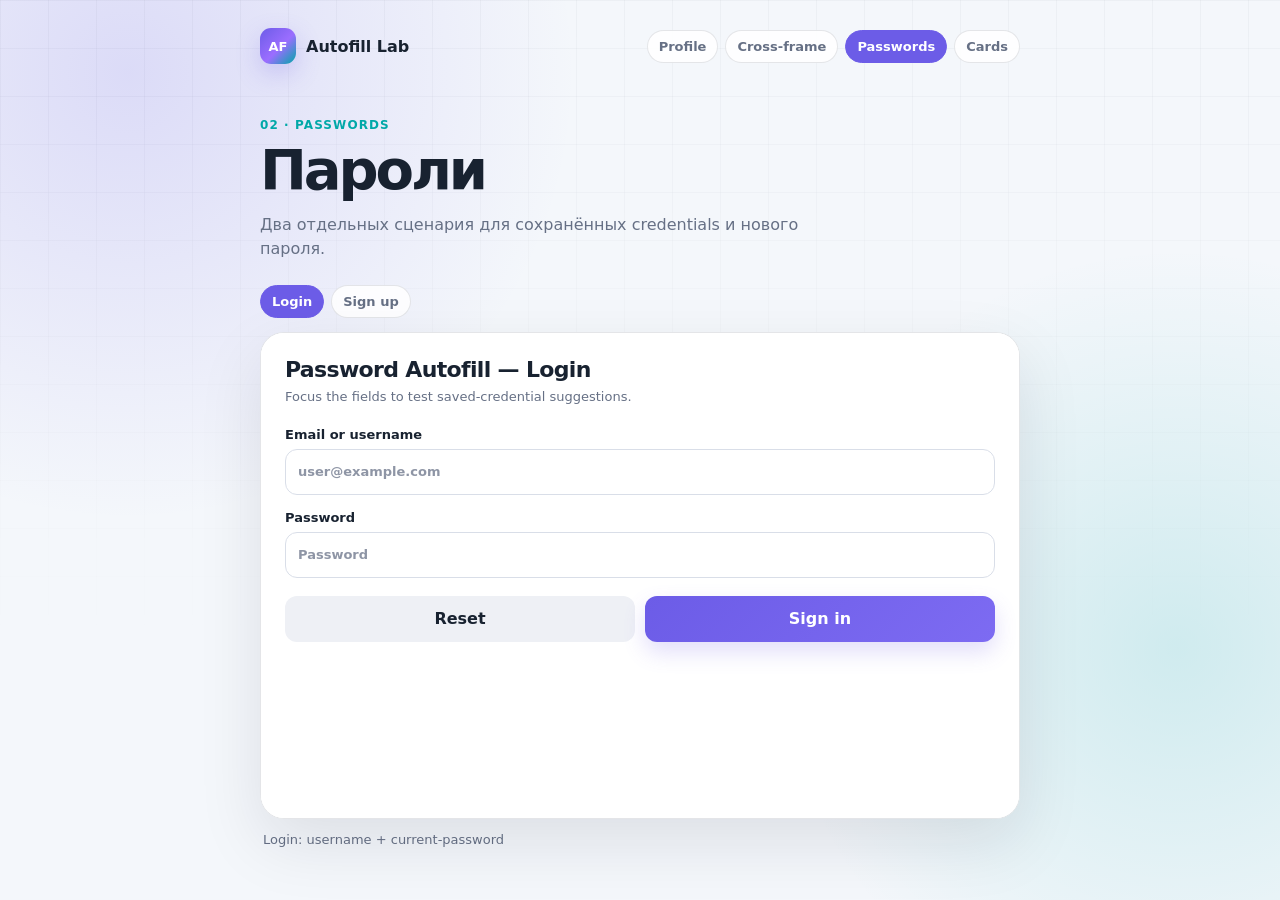
<file: password.html>
<!doctype html>
<html lang="ru">
<head>
  <meta charset="utf-8">
  <meta name="viewport" content="width=device-width, initial-scale=1">
  <title>Password Autofill Test</title>
  <link rel="stylesheet" href="shell.css?v=20261005-1">
</head>
<body>
  <main>
    <header class="site-header">
      <a class="brand" href="index.html"><span aria-hidden="true">AF</span>Autofill Lab</a>
      <nav aria-label="Autofill test forms">
        <a href="profile.html">Profile</a>
        <a href="cross-frame-profile.html">Cross-frame</a>
        <a href="password.html" aria-current="page">Passwords</a>
        <a href="card.html">Cards</a>
      </nav>
    </header>
    <section class="page-intro">
      <p class="kicker">02 · Passwords</p>
      <h1>Пароли</h1>
      <p>Два отдельных сценария для сохранённых credentials и нового пароля.</p>
    </section>

    <div class="mode-switcher" aria-label="Password flow">
      <button id="show-login" type="button" aria-pressed="true">Login</button>
      <button id="show-signup" type="button" aria-pressed="false">Sign up</button>
    </div>

    <div class="form-container">
      <iframe
        class="password-frame"
        id="password-form-iframe"
        src="password_login_form.html"
        title="Password login autofill test form"
        sandbox="allow-scripts allow-forms allow-same-origin"
      ></iframe>
    </div>

    <span id="submit-status" class="status" role="status" aria-live="polite">
      Login: username + current-password
    </span>
  </main>

  <script>
    const iframe = document.getElementById("password-form-iframe");
    const loginButton = document.getElementById("show-login");
    const signupButton = document.getElementById("show-signup");
    const status = document.getElementById("submit-status");

    function selectMode(mode) {
      const isLogin = mode === "login";
      iframe.src = isLogin ? "password_login_form.html" : "password_signup_form.html";
      iframe.title = isLogin
        ? "Password login autofill test form"
        : "Password sign-up autofill test form";
      loginButton.setAttribute("aria-pressed", String(isLogin));
      signupButton.setAttribute("aria-pressed", String(!isLogin));
      status.textContent = isLogin
        ? "Login: username + current-password"
        : "Sign up: username + new-password";
    }

    loginButton.addEventListener("click", () => selectMode("login"));
    signupButton.addEventListener("click", () => selectMode("signup"));

    window.addEventListener("message", (event) => {
      if (event.origin !== window.location.origin || event.source !== iframe.contentWindow) return;
      if (event.data?.type === "autofill-test-submit") {
        status.textContent = `Submit распознан: ${event.data.flow}`;
      }
    });
  </script>
</body>
</html>
</file>
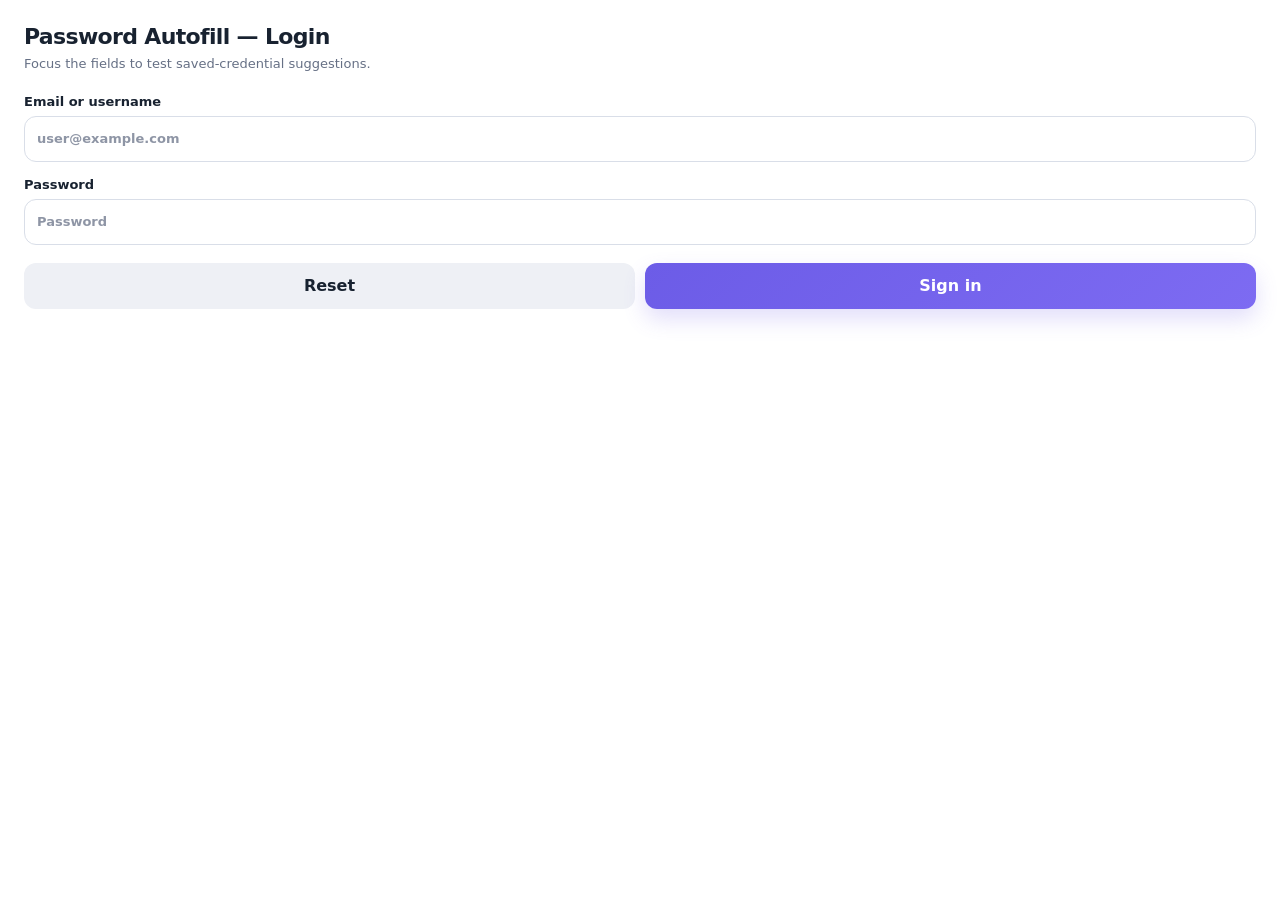
<file: password_login_form.html>
<!doctype html>
<html lang="en">
<head>
  <meta charset="utf-8">
  <meta name="viewport" content="width=device-width, initial-scale=1.5">
  <title>Password Login Autofill Test</title>
  <link rel="stylesheet" href="form.css?v=20260914-2">
</head>
<body>
  <h1>Password Autofill — Login</h1>
  <p class="hint">Focus the fields to test saved-credential suggestions.</p>

  <form id="login_form" name="login" action="destination.html" method="post" autocomplete="on">
    <label for="login_username">
      Email or username
      <input
        id="login_username"
        name="username"
        type="text"
        autocomplete="username"
        autocapitalize="none"
        spellcheck="false"
        placeholder="user@example.com"
        required
      >
    </label>

    <label for="login_password">
      Password
      <input
        id="login_password"
        name="password"
        type="password"
        autocomplete="current-password"
        placeholder="Password"
        required
      >
    </label>

    <div class="actions">
      <input type="reset" value="Reset">
      <input id="submit_login" type="submit" value="Sign in">
    </div>
  </form>

  <script>
    document.getElementById("login_form").addEventListener("submit", (event) => {
      event.preventDefault();
      window.parent.postMessage({ type: "autofill-test-submit", flow: "login" }, window.location.origin);
      window.location.assign("destination.html?flow=login");
    });
  </script>
</body>
</html>
</file>
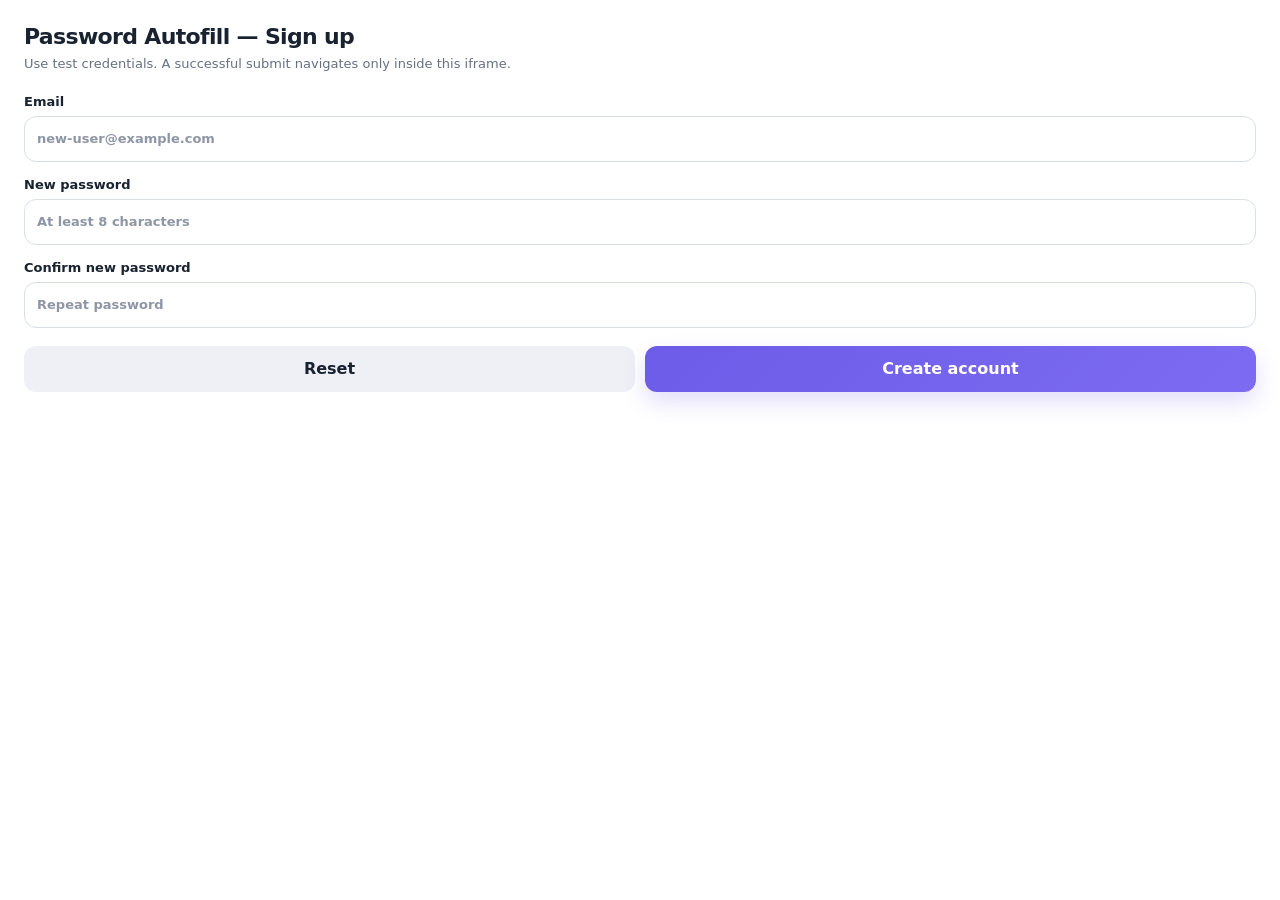
<file: password_signup_form.html>
<!doctype html>
<html lang="en">
<head>
  <meta charset="utf-8">
  <meta name="viewport" content="width=device-width, initial-scale=1.5">
  <title>Password Sign-up Autofill Test</title>
  <link rel="stylesheet" href="form.css?v=20260914-2">
</head>
<body>
  <h1>Password Autofill — Sign up</h1>
  <p class="hint">Use test credentials. A successful submit navigates only inside this iframe.</p>

  <form id="signup_form" name="signup" action="destination.html" method="post" autocomplete="on">
    <label for="signup_username">
      Email
      <input
        id="signup_username"
        name="username"
        type="email"
        autocomplete="username"
        autocapitalize="none"
        spellcheck="false"
        placeholder="new-user@example.com"
        required
      >
    </label>

    <label for="signup_password">
      New password
      <input
        id="signup_password"
        name="new-password"
        type="password"
        autocomplete="new-password"
        minlength="8"
        placeholder="At least 8 characters"
        required
      >
    </label>

    <label for="signup_password_confirmation">
      Confirm new password
      <input
        id="signup_password_confirmation"
        name="new-password-confirmation"
        type="password"
        autocomplete="new-password"
        minlength="8"
        placeholder="Repeat password"
        required
      >
    </label>

    <div class="actions">
      <input type="reset" value="Reset">
      <input id="submit_signup" type="submit" value="Create account">
    </div>
  </form>

  <script>
    const form = document.getElementById("signup_form");
    const password = document.getElementById("signup_password");
    const confirmation = document.getElementById("signup_password_confirmation");

    confirmation.addEventListener("input", () => {
      confirmation.setCustomValidity("");
    });

    form.addEventListener("submit", (event) => {
      event.preventDefault();
      confirmation.setCustomValidity(password.value === confirmation.value ? "" : "Passwords do not match");
      if (!form.reportValidity()) return;
      window.parent.postMessage({ type: "autofill-test-submit", flow: "sign-up" }, window.location.origin);
      window.location.assign("destination.html?flow=sign-up");
    });
  </script>
</body>
</html>
</file>
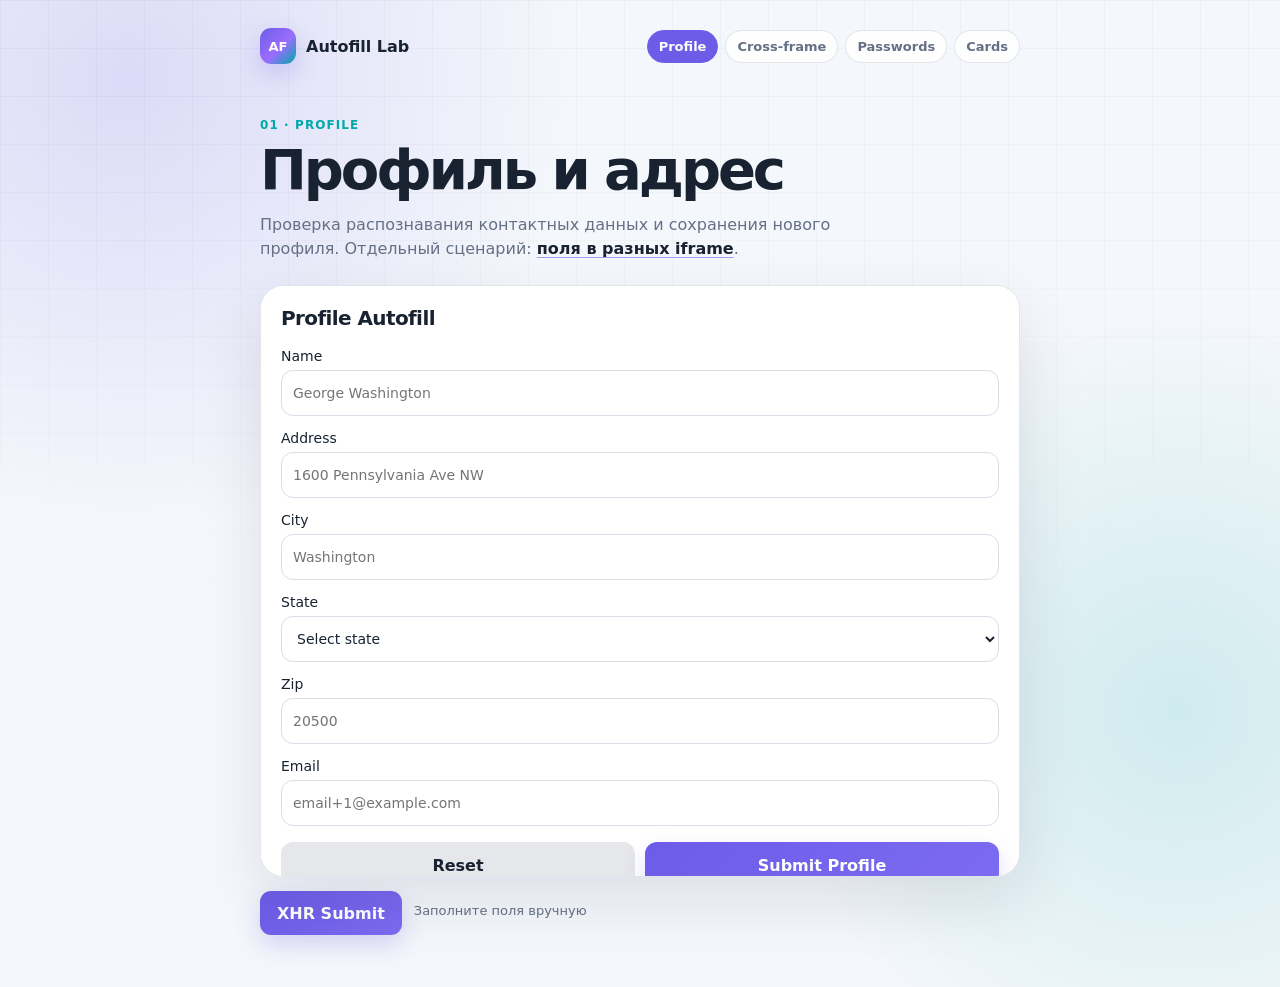
<file: profile.html>
<!doctype html>
<html lang="ru">
<head>
  <meta charset="utf-8">
  <meta name="viewport" content="width=device-width, initial-scale=1">
  <title>Profile Autofill Test</title>
  <link rel="stylesheet" href="shell.css?v=20261005-1">
</head>
<body>
  <main>
    <header class="site-header">
      <a class="brand" href="index.html"><span aria-hidden="true">AF</span>Autofill Lab</a>
      <nav aria-label="Autofill test forms">
        <a href="profile.html" aria-current="page">Profile</a>
        <a href="cross-frame-profile.html">Cross-frame</a>
        <a href="password.html">Passwords</a>
        <a href="card.html">Cards</a>
      </nav>
    </header>
    <section class="page-intro">
      <p class="kicker">01 · Profile</p>
      <h1>Профиль и адрес</h1>
      <p>Проверка распознавания контактных данных и сохранения нового профиля. Отдельный сценарий: <a href="cross-frame-profile.html">поля в разных iframe</a>.</p>
    </section>
    <div class="form-container">
      <iframe class="profile-frame" id="address-form-iframe" src="autofill_smoke_test.html" title="Profile autofill test form" sandbox="allow-scripts allow-forms allow-same-origin"></iframe>
    </div>
    <div class="submit-row">
      <button id="do-xhr-submit" type="button">XHR Submit</button>
      <span id="submit-status" class="status" role="status" aria-live="polite">Заполните поля вручную</span>
    </div>
  </main>
  <script>
    const xhrButton = document.getElementById("do-xhr-submit");
    const status = document.getElementById("submit-status");
    xhrButton.addEventListener("click", () => {
      const form = document.getElementById("address-form-iframe").contentDocument?.forms[0];
      if (!form) { status.textContent = "Форма уже отправлена"; return; }
      if (!form.reportValidity()) { status.textContent = "Заполните все поля"; return; }
      form.remove();
      status.textContent = "XHR Submit выполнен — форма удалена из iframe";
      xhrButton.disabled = true;
    });
  </script>
</body>
</html>
</file>
<file: shell.css>
:root {
  color-scheme: light dark;
  font-family: Inter, ui-sans-serif, system-ui, -apple-system, sans-serif;
  --ink: light-dark(#182230, #f7f8fa);
  --muted: light-dark(#667085, #a8b0bd);
  --line: light-dark(rgba(24,34,48,.11), rgba(255,255,255,.11));
  --surface: light-dark(rgba(255,255,255,.86), rgba(20,27,38,.84));
  --canvas: light-dark(#f4f7fb, #090d14);
  --purple: #6c5ce7;
  --teal: #00a8a8;
}

* { box-sizing: border-box; }

body {
  min-height: 100vh;
  margin: 0;
  color: var(--ink);
  background:
    radial-gradient(circle at 10% 8%, color-mix(in srgb, var(--purple) 18%, transparent), transparent 28rem),
    radial-gradient(circle at 92% 72%, color-mix(in srgb, var(--teal) 15%, transparent), transparent 25rem),
    var(--canvas);
}

body::before {
  position: fixed;
  inset: 0;
  z-index: -1;
  background-image: linear-gradient(var(--line) 1px, transparent 1px), linear-gradient(90deg, var(--line) 1px, transparent 1px);
  background-size: 48px 48px;
  mask-image: linear-gradient(to bottom, black, transparent 78%);
  content: "";
  opacity: .3;
}

main { width: min(760px, calc(100% - 32px)); margin: auto; padding: 28px 0 52px; }

.site-header { display: flex; align-items: center; justify-content: space-between; gap: 18px; margin-bottom: 54px; }
.brand { display: inline-flex; align-items: center; gap: 10px; color: inherit; font-weight: 750; text-decoration: none; }
.brand span { display: grid; width: 36px; height: 36px; place-items: center; border-radius: 11px; color: #fff; background: linear-gradient(135deg, var(--purple), #9b6dff 55%, var(--teal)); box-shadow: 0 9px 25px rgba(108,92,231,.25); font-size: 13px; }

nav, .mode-switcher { display: flex; gap: 7px; flex-wrap: wrap; }
nav a, .mode-switcher button { padding: 8px 11px; border: 1px solid var(--line); border-radius: 999px; color: var(--muted); background: var(--surface); font: inherit; font-size: 13px; font-weight: 650; text-decoration: none; cursor: pointer; backdrop-filter: blur(14px); }
nav a:hover, .mode-switcher button:hover { color: var(--ink); border-color: color-mix(in srgb, var(--purple) 38%, var(--line)); }
nav a[aria-current="page"], .mode-switcher button[aria-pressed="true"] { border-color: var(--purple); color: #fff; background: var(--purple); }

.page-intro { margin-bottom: 24px; }
.kicker { margin: 0 0 10px; color: var(--teal); font-size: 12px; font-weight: 800; letter-spacing: .09em; text-transform: uppercase; }
.page-intro h1 { margin: 0; font-size: clamp(36px, 7vw, 56px); letter-spacing: -.055em; line-height: 1; }
.page-intro > p:last-child { max-width: 580px; margin: 15px 0 0; color: var(--muted); font-size: 16px; line-height: 1.5; }
.page-intro a { color: var(--ink); font-weight: 700; text-decoration-color: color-mix(in srgb, var(--purple) 58%, transparent); text-underline-offset: 3px; }
.page-intro a:hover { text-decoration-color: var(--purple); }

.mode-switcher { margin-bottom: 14px; }
.form-container { overflow: hidden; border: 1px solid var(--line); border-radius: 24px; background: var(--surface); box-shadow: 0 24px 65px rgba(15,23,42,.1); backdrop-filter: blur(18px); }
iframe { display: block; width: 100%; height: 490px; border: 0; background: light-dark(#fff, #141b26); }
.profile-frame { height: 590px; }
.password-frame { height: 485px; }
.card-frame { height: 400px; }

.status { display: block; min-height: 20px; padding: 13px 3px 0; color: var(--muted); font-size: 13px; }
.submit-row { display: flex; align-items: center; gap: 12px; flex-wrap: wrap; padding-top: 14px; }
.submit-row .status { padding: 0; }
.submit-row button { min-height: 44px; padding: 10px 17px; border: 0; border-radius: 11px; color: #fff; background: linear-gradient(135deg, var(--purple), #7d6bf2); box-shadow: 0 10px 24px rgba(108,92,231,.22); font: inherit; font-weight: 700; cursor: pointer; }
.submit-row button:disabled { cursor: default; opacity: .55; }

@media (max-width: 640px) {
  main { width: calc(100% - 24px); padding-top: 16px; }
  .site-header { align-items: flex-start; flex-direction: column; margin-bottom: 42px; }
  nav { width: 100%; }
  nav a { flex: 1; text-align: center; }
  .form-container { margin-right: -12px; margin-left: -12px; border-right: 0; border-left: 0; border-radius: 0; }
  .page-intro h1 { font-size: 42px; }
  .submit-row button { width: 100%; }
}

@media (prefers-reduced-motion: reduce) { * { scroll-behavior: auto !important; } }
</file>
<file: card-generator.css>
.generator-panel, .generator-output {
  padding: 24px;
  border: 1px solid var(--line);
  border-radius: 24px;
  background: var(--surface);
  box-shadow: 0 24px 65px rgba(15,23,42,.1);
  backdrop-filter: blur(18px);
}
.generator-panel h2, .generator-output h2 { margin: 0; font-size: 22px; letter-spacing: -.03em; }
#card-generator-form { display: grid; gap: 18px; margin-top: 20px; }
.generator-fields { display: grid; grid-template-columns: 1.4fr .8fr 1fr; gap: 12px; }
.generator-fields label { display: grid; gap: 7px; font-size: 13px; font-weight: 700; }
.generator-fields select {
  width: 100%;
  min-height: 46px;
  padding: 10px 12px;
  border: 1px solid var(--line);
  border-radius: 12px;
  color: var(--ink);
  background: light-dark(#fff, #1b2431);
  font: inherit;
}
.generator-actions { display: grid; grid-template-columns: 1fr 1fr; gap: 10px; }
.generator-actions button, #copy-results, .copy-card {
  min-height: 44px;
  padding: 10px 15px;
  border: 0;
  border-radius: 11px;
  font: inherit;
  font-weight: 750;
  cursor: pointer;
}
.generator-actions button[type="submit"] { color: #fff; background: linear-gradient(135deg, var(--purple), #7d6bf2); box-shadow: 0 10px 22px rgba(108,92,231,.2); }
.generator-actions button[type="reset"], #copy-results, .copy-card { color: var(--ink); background: light-dark(#eef0f5, #293445); }
.generator-output { margin-top: 16px; }
.output-heading { display: flex; align-items: center; justify-content: space-between; gap: 14px; margin-bottom: 16px; }
#copy-results { min-height: 38px; font-size: 13px; }
#card-results { display: grid; gap: 11px; }
.generated-card { display: grid; grid-template-columns: 1fr auto; gap: 14px; padding: 17px; border: 1px solid var(--line); border-radius: 16px; background: light-dark(#fff, #141b26); }
.generated-card dl { display: grid; grid-template-columns: auto 1fr; gap: 7px 13px; margin: 0; }
.generated-card dt { color: var(--muted); font-size: 12px; }
.generated-card dd { margin: 0; font-family: ui-monospace, SFMono-Regular, Menlo, Consolas, monospace; font-size: 13px; overflow-wrap: anywhere; }
.copy-card { align-self: start; min-height: 36px; padding: 8px 11px; font-size: 12px; }
#formatted-results { overflow: auto; margin: 0; padding: 16px; border: 1px solid var(--line); border-radius: 14px; background: light-dark(#fff, #141b26); font: 12px/1.55 ui-monospace, SFMono-Regular, Menlo, Consolas, monospace; white-space: pre-wrap; }
.generator-status { min-height: 18px; margin: 12px 0 0; color: var(--muted); font-size: 13px; }
.generator-warning { margin-top: 14px; padding: 16px 18px; border: 1px solid color-mix(in srgb, #e17055 35%, var(--line)); border-radius: 16px; color: var(--muted); background: color-mix(in srgb, #e17055 8%, var(--surface)); font-size: 13px; line-height: 1.55; }
.generator-warning strong { color: var(--ink); }
@media (max-width: 640px) {
  .generator-panel, .generator-output { margin-right: -12px; margin-left: -12px; padding: 20px 12px; border-right: 0; border-left: 0; border-radius: 0; }
  .generator-fields, .generator-actions { grid-template-columns: 1fr; }
  .generated-card { grid-template-columns: 1fr; }
  .copy-card { width: 100%; }
  .output-heading { align-items: flex-start; flex-direction: column; }
}
</file>
<file: form.css>
:root {
  color-scheme: light dark;
  font-family: Inter, ui-sans-serif, system-ui, -apple-system, sans-serif;
  --ink: light-dark(#182230, #f7f8fa);
  --muted: light-dark(#667085, #a8b0bd);
  --line: light-dark(#d9dee8, #384253);
  --field: light-dark(#fff, #1b2431);
  --canvas: light-dark(#fff, #141b26);
  --purple: #6c5ce7;
}

* { box-sizing: border-box; }
body { margin: 0; padding: 24px; color: var(--ink); background: var(--canvas); }
h1 { margin: 0 0 6px; font-size: 22px; font-weight: 750; letter-spacing: -.03em; }
.hint { margin: 0 0 20px; color: var(--muted); font-size: 13px; line-height: 1.45; }
form { display: grid; gap: 15px; }
label { display: grid; gap: 7px; color: var(--ink); font-size: 13px; font-weight: 650; }

input, select, button {
  width: 100%;
  min-height: 46px;
  padding: 10px 12px;
  border: 1px solid var(--line);
  border-radius: 12px;
  color: inherit;
  background: var(--field);
  font: inherit;
  outline: none;
  transition: border-color 150ms ease, box-shadow 150ms ease, transform 150ms ease;
}

input:focus, select:focus { border-color: var(--purple); box-shadow: 0 0 0 4px color-mix(in srgb, var(--purple) 14%, transparent); }
input::placeholder { color: color-mix(in srgb, var(--muted) 74%, transparent); }
input:autofill { border-color: #00a8a8; }
.row, .actions { display: grid; grid-template-columns: 1fr 1fr; gap: 10px; }
.actions { margin-top: 3px; }

button, input[type="reset"], input[type="submit"] { border: 0; font-weight: 700; cursor: pointer; }
button, input[type="reset"] { background: light-dark(#eef0f5, #293445); }
input[type="submit"] { color: #fff; background: linear-gradient(135deg, var(--purple), #7d6bf2); box-shadow: 0 10px 22px rgba(108,92,231,.2); }
button:hover, input[type="reset"]:hover, input[type="submit"]:hover { transform: translateY(-1px); }

@media (max-width: 390px) { body { padding: 19px 16px; } }
@media (prefers-reduced-motion: reduce) { input, select, button { transition: none; } }
</file>
<file: cross-frame-fields.css>
:root {
  color-scheme: light dark;
  font-family: Inter, ui-sans-serif, system-ui, -apple-system, sans-serif;
  --ink: light-dark(#182230, #f7f8fa);
  --line: light-dark(#d9dee8, #384253);
  --field: light-dark(#fff, #1b2431);
  --canvas: light-dark(#fff, #141b26);
  --purple: #6c5ce7;
}

* { box-sizing: border-box; }

body {
  display: grid;
  gap: 15px;
  margin: 0;
  padding: 20px;
  color: var(--ink);
  background: var(--canvas);
}

label {
  display: grid;
  min-width: 0;
  gap: 7px;
  font-size: 13px;
  font-weight: 650;
}

input {
  width: 100%;
  min-width: 0;
  min-height: 46px;
  padding: 10px 12px;
  border: 1px solid var(--line);
  border-radius: 12px;
  color: inherit;
  background: var(--field);
  font: inherit;
  outline: none;
}

input:focus {
  border-color: var(--purple);
  box-shadow: 0 0 0 4px color-mix(in srgb, var(--purple) 14%, transparent);
}

input:autofill { border-color: #00a8a8; }

@media (max-width: 390px) {
  body { padding: 16px; }
}
</file>
<file: cross-frame-profile.css>
.cross-frame-profile {
  display: grid;
  grid-template-columns: repeat(2, minmax(0, 1fr));
  gap: 16px;
}

.cross-frame-block {
  align-self: start;
  min-width: 0;
  overflow: hidden;
  border: 1px solid var(--line);
  border-radius: 24px;
  background: var(--surface);
  box-shadow: 0 24px 65px rgba(15,23,42,.1);
  backdrop-filter: blur(18px);
}

.cross-frame-block h2 {
  margin: 0;
  padding: 18px 20px;
  border-bottom: 1px solid var(--line);
  font-size: 16px;
  letter-spacing: -.02em;
}

.cross-frame-block iframe {
  display: block;
  width: 100%;
  border: 0;
  background: light-dark(#fff, #141b26);
}

.cross-frame-block--identity iframe { height: 190px; }
.cross-frame-block--contact iframe { height: 535px; }

.cross-frame-submit {
  grid-column: 1 / -1;
  min-height: 46px;
  padding: 11px 18px;
  border: 0;
  border-radius: 12px;
  color: #fff;
  background: linear-gradient(135deg, var(--purple), #7d6bf2);
  box-shadow: 0 10px 22px rgba(108,92,231,.2);
  font: inherit;
  font-weight: 700;
  cursor: pointer;
}

.cross-frame-submit:focus-visible {
  outline: 3px solid color-mix(in srgb, var(--purple) 45%, transparent);
  outline-offset: 3px;
}

@media (max-width: 640px) {
  .cross-frame-profile { grid-template-columns: 1fr; }
  .cross-frame-block { border-radius: 20px; }
}
</file>
<file: deeplink-tester.css>
.deeplink-panel { padding: 24px; border: 1px solid var(--line); border-radius: 24px; background: var(--surface); box-shadow: 0 24px 65px rgba(15,23,42,.1); backdrop-filter: blur(18px); }
.deeplink-panel h2 { margin: 0 0 20px; font-size: 22px; letter-spacing: -.03em; }
#deeplink-form { display: grid; gap: 10px; }
#deeplink-form label { font-size: 13px; font-weight: 750; }
#deeplink-input { width: 100%; min-height: 142px; resize: vertical; padding: 14px; border: 1px solid var(--line); border-radius: 14px; color: var(--ink); background: light-dark(#fff, #1b2431); font: 15px/1.5 ui-monospace, SFMono-Regular, Menlo, Consolas, monospace; outline: none; }
#deeplink-input:focus { border-color: var(--purple); box-shadow: 0 0 0 4px color-mix(in srgb, var(--purple) 14%, transparent); }
#deeplink-input[aria-invalid="true"] { border-color: #d94b5b; box-shadow: 0 0 0 4px color-mix(in srgb, #d94b5b 12%, transparent); }
#deeplink-input::placeholder { color: var(--muted); opacity: .72; }
.field-note, .privacy-note { margin: 0; color: var(--muted); font-size: 13px; line-height: 1.5; }
.field-note code { color: var(--ink); }
.tester-status { min-height: 20px; margin: 0; color: var(--muted); font-size: 13px; }
.tester-status[data-state="error"] { color: #d94b5b; font-weight: 700; }
.tester-status[data-state="ready"] { color: var(--teal); font-weight: 700; }
.tester-actions { display: grid; grid-template-columns: 1fr 1fr; gap: 10px; margin-top: 4px; }
.tester-actions button { min-height: 46px; padding: 11px 16px; border: 0; border-radius: 12px; font: inherit; font-weight: 750; cursor: pointer; }
.tester-actions button[type="submit"] { color: #fff; background: linear-gradient(135deg, var(--purple), #7d6bf2); box-shadow: 0 10px 22px rgba(108,92,231,.2); }
.tester-actions button[type="reset"] { color: var(--ink); background: light-dark(#eef0f5, #293445); }
.tester-actions button:disabled { cursor: default; opacity: .45; box-shadow: none; }
.deeplink-help { margin-top: 14px; border: 1px solid var(--line); border-radius: 16px; background: var(--surface); }
.deeplink-help summary { padding: 15px 17px; font-weight: 750; cursor: pointer; }
.deeplink-help > div { padding: 0 17px 17px; color: var(--muted); font-size: 13px; line-height: 1.5; }
.deeplink-help p { margin: 14px 0 5px; }
.deeplink-help code { display: block; overflow-wrap: anywhere; color: var(--ink); }
.privacy-note { padding: 13px 3px 0; }
@media (max-width: 640px) {
  .deeplink-panel { margin-right: -12px; margin-left: -12px; padding: 20px 12px; border-right: 0; border-left: 0; border-radius: 0; }
  .tester-actions { grid-template-columns: 1fr; }
}
</file>
